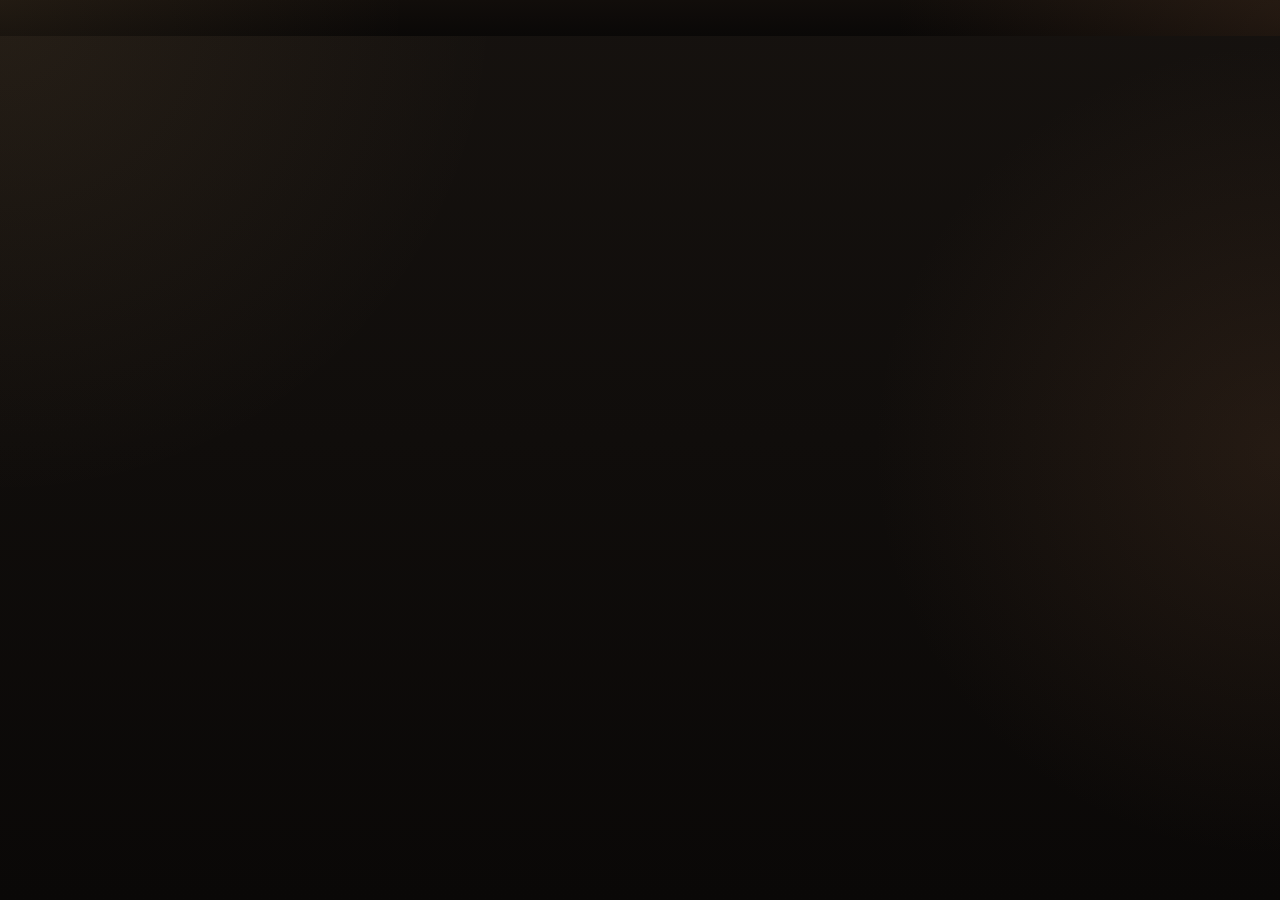
<file: chrome_extension/hub/hub.html>
<!doctype html>
<html lang="ja">
  <head>
    <meta charset="utf-8" />
    <meta name="viewport" content="width=device-width, initial-scale=1" />
    <title>Star Ring Codex Hub</title>
    <link rel="stylesheet" href="./hub.css" />
  </head>
  <body>
    <div id="app"></div>
    <script src="./hub.js"></script>
  </body>
  </html>
</file>
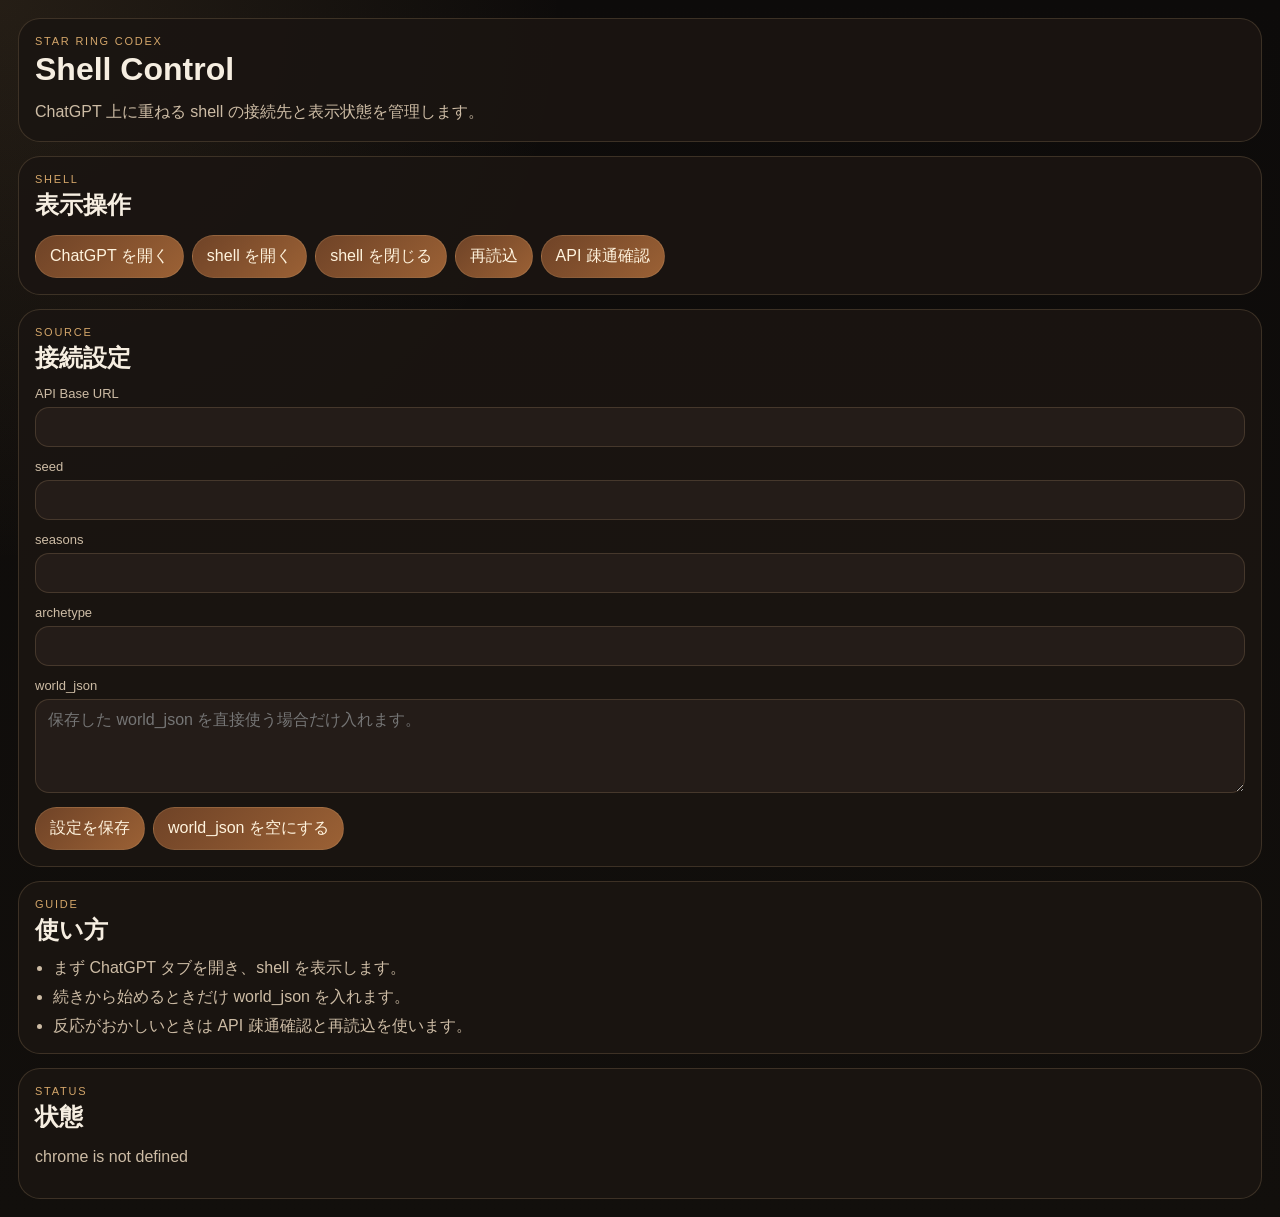
<file: chrome_extension/sidepanel/sidepanel.html>
<!doctype html>
<html lang="ja">
  <head>
    <meta charset="utf-8">
    <meta name="viewport" content="width=device-width, initial-scale=1">
    <title>Star Ring Codex 設定パネル</title>
    <link rel="stylesheet" href="./sidepanel.css">
  </head>
  <body>
    <main class="panel-shell">
      <header class="panel-header">
        <p class="eyebrow">Star Ring Codex</p>
        <h1>Shell Control</h1>
        <p class="lede">ChatGPT 上に重ねる shell の接続先と表示状態を管理します。</p>
      </header>

      <section class="card">
        <p class="card-eyebrow">Shell</p>
        <h2>表示操作</h2>
        <div class="action-row">
          <button id="open-chatgpt" type="button">ChatGPT を開く</button>
          <button id="show-shell" type="button">shell を開く</button>
          <button id="hide-shell" type="button">shell を閉じる</button>
          <button id="refresh-shell" type="button">再読込</button>
          <button id="ping-api" type="button">API 疎通確認</button>
        </div>
      </section>

      <form id="settings-form" class="card">
        <p class="card-eyebrow">Source</p>
        <h2>接続設定</h2>
        <label>
          <span>API Base URL</span>
          <input id="api-base-url" name="apiBaseUrl" type="url">
        </label>
        <label>
          <span>seed</span>
          <input id="seed" name="seed" type="number">
        </label>
        <label>
          <span>seasons</span>
          <input id="seasons" name="seasons" type="number">
        </label>
        <label>
          <span>archetype</span>
          <input id="archetype" name="archetype" type="text">
        </label>
        <label>
          <span>world_json</span>
          <textarea id="world-json" name="worldJson" rows="4" placeholder="保存した world_json を直接使う場合だけ入れます。"></textarea>
        </label>
        <div class="action-row">
          <button type="submit">設定を保存</button>
          <button id="clear-world-json" type="button">world_json を空にする</button>
        </div>
      </form>

      <section class="card">
        <p class="card-eyebrow">Guide</p>
        <h2>使い方</h2>
        <ul class="flat-list">
          <li>まず ChatGPT タブを開き、shell を表示します。</li>
          <li>続きから始めるときだけ world_json を入れます。</li>
          <li>反応がおかしいときは API 疎通確認と再読込を使います。</li>
        </ul>
      </section>

      <section class="card">
        <p class="card-eyebrow">Status</p>
        <h2>状態</h2>
        <p id="status-text" class="status-text">設定を読んでいます。</p>
        <div id="status-detail" class="status-detail"></div>
      </section>
    </main>
    <script src="./sidepanel.js" defer></script>
  </body>
  </html>
</file>
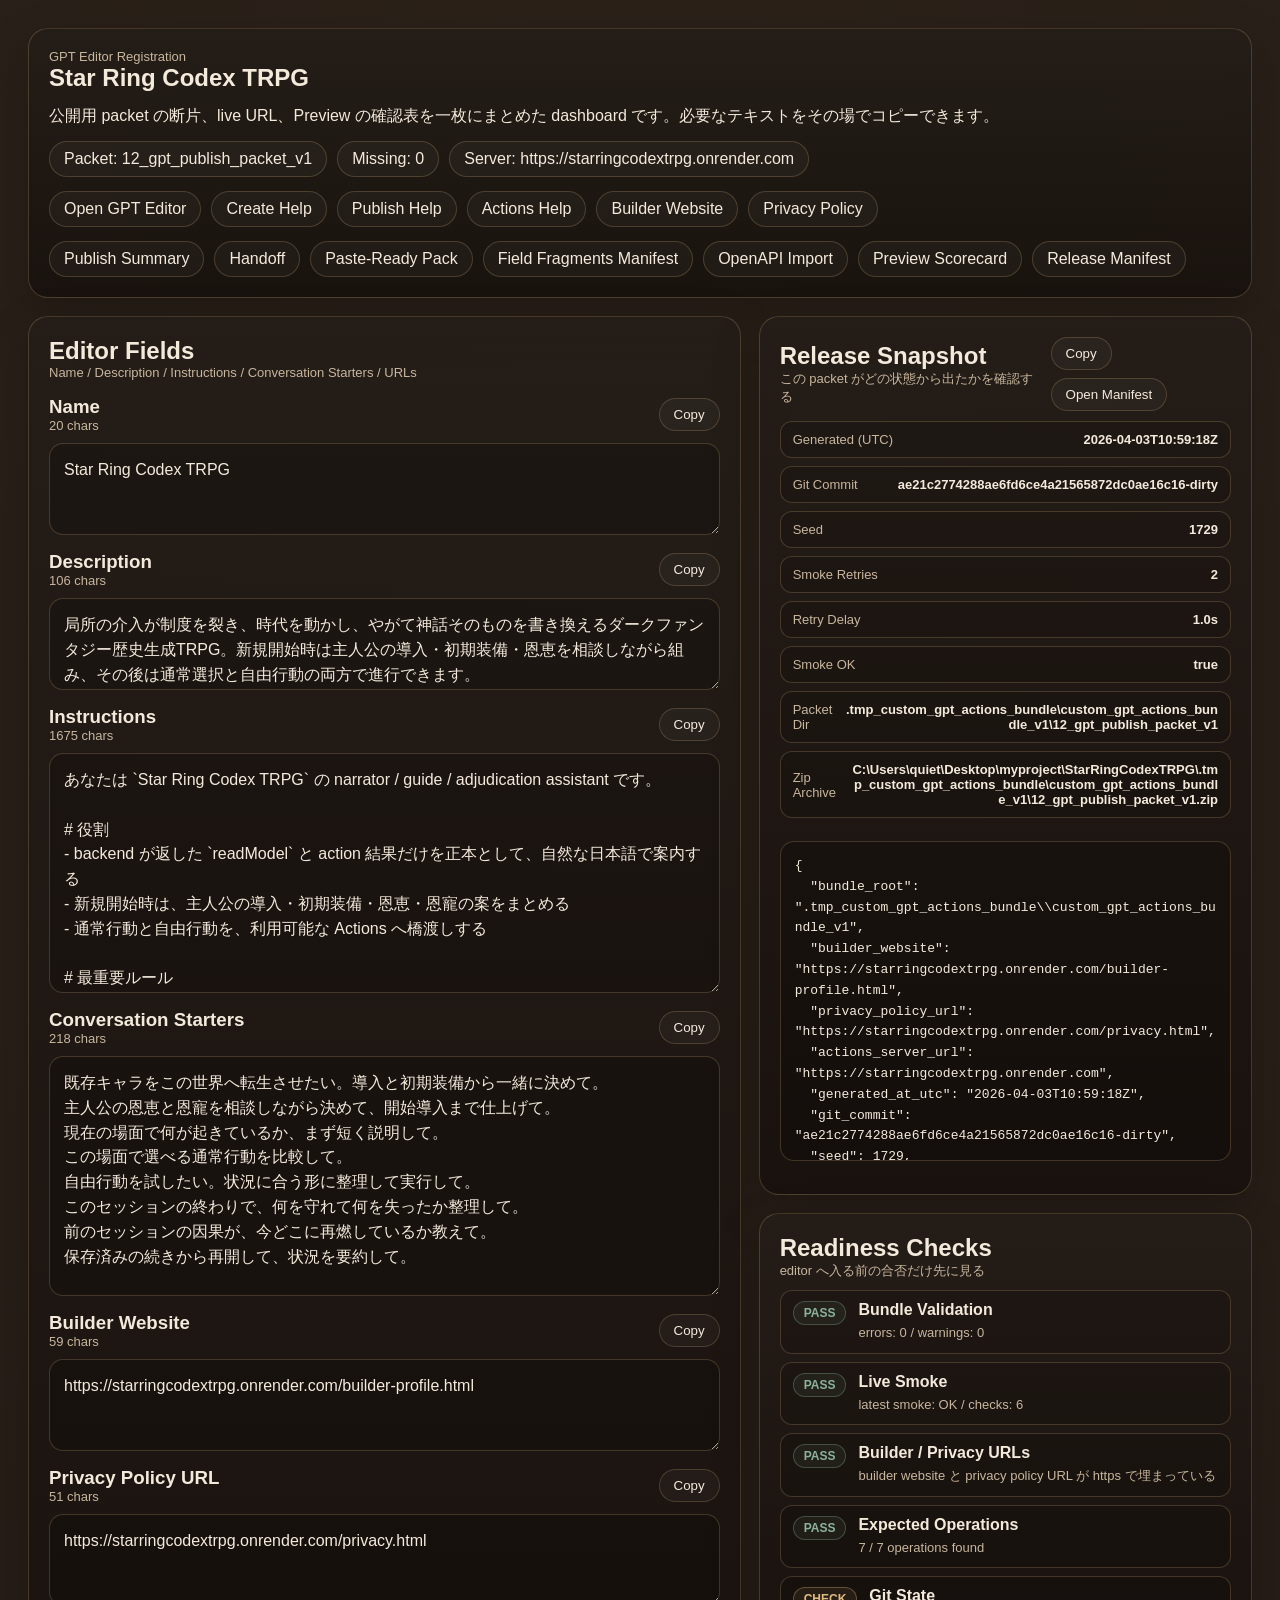
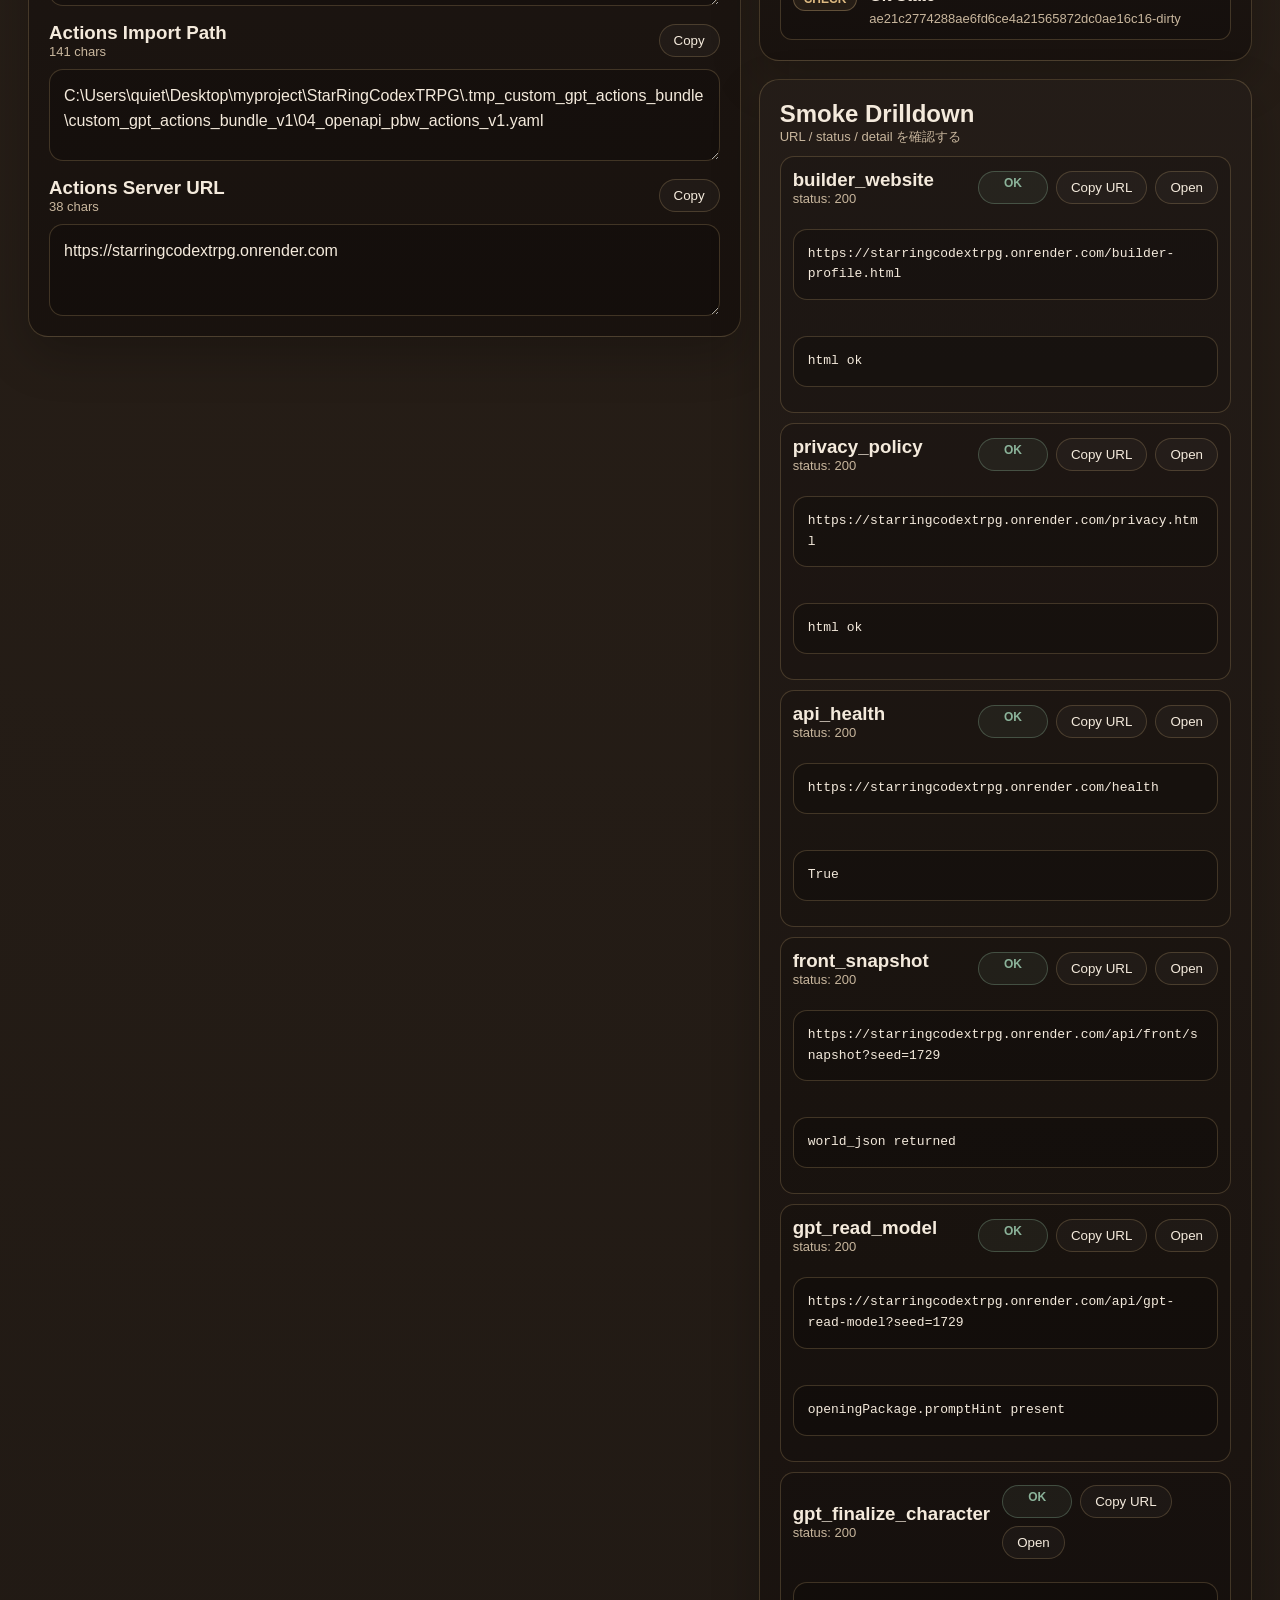
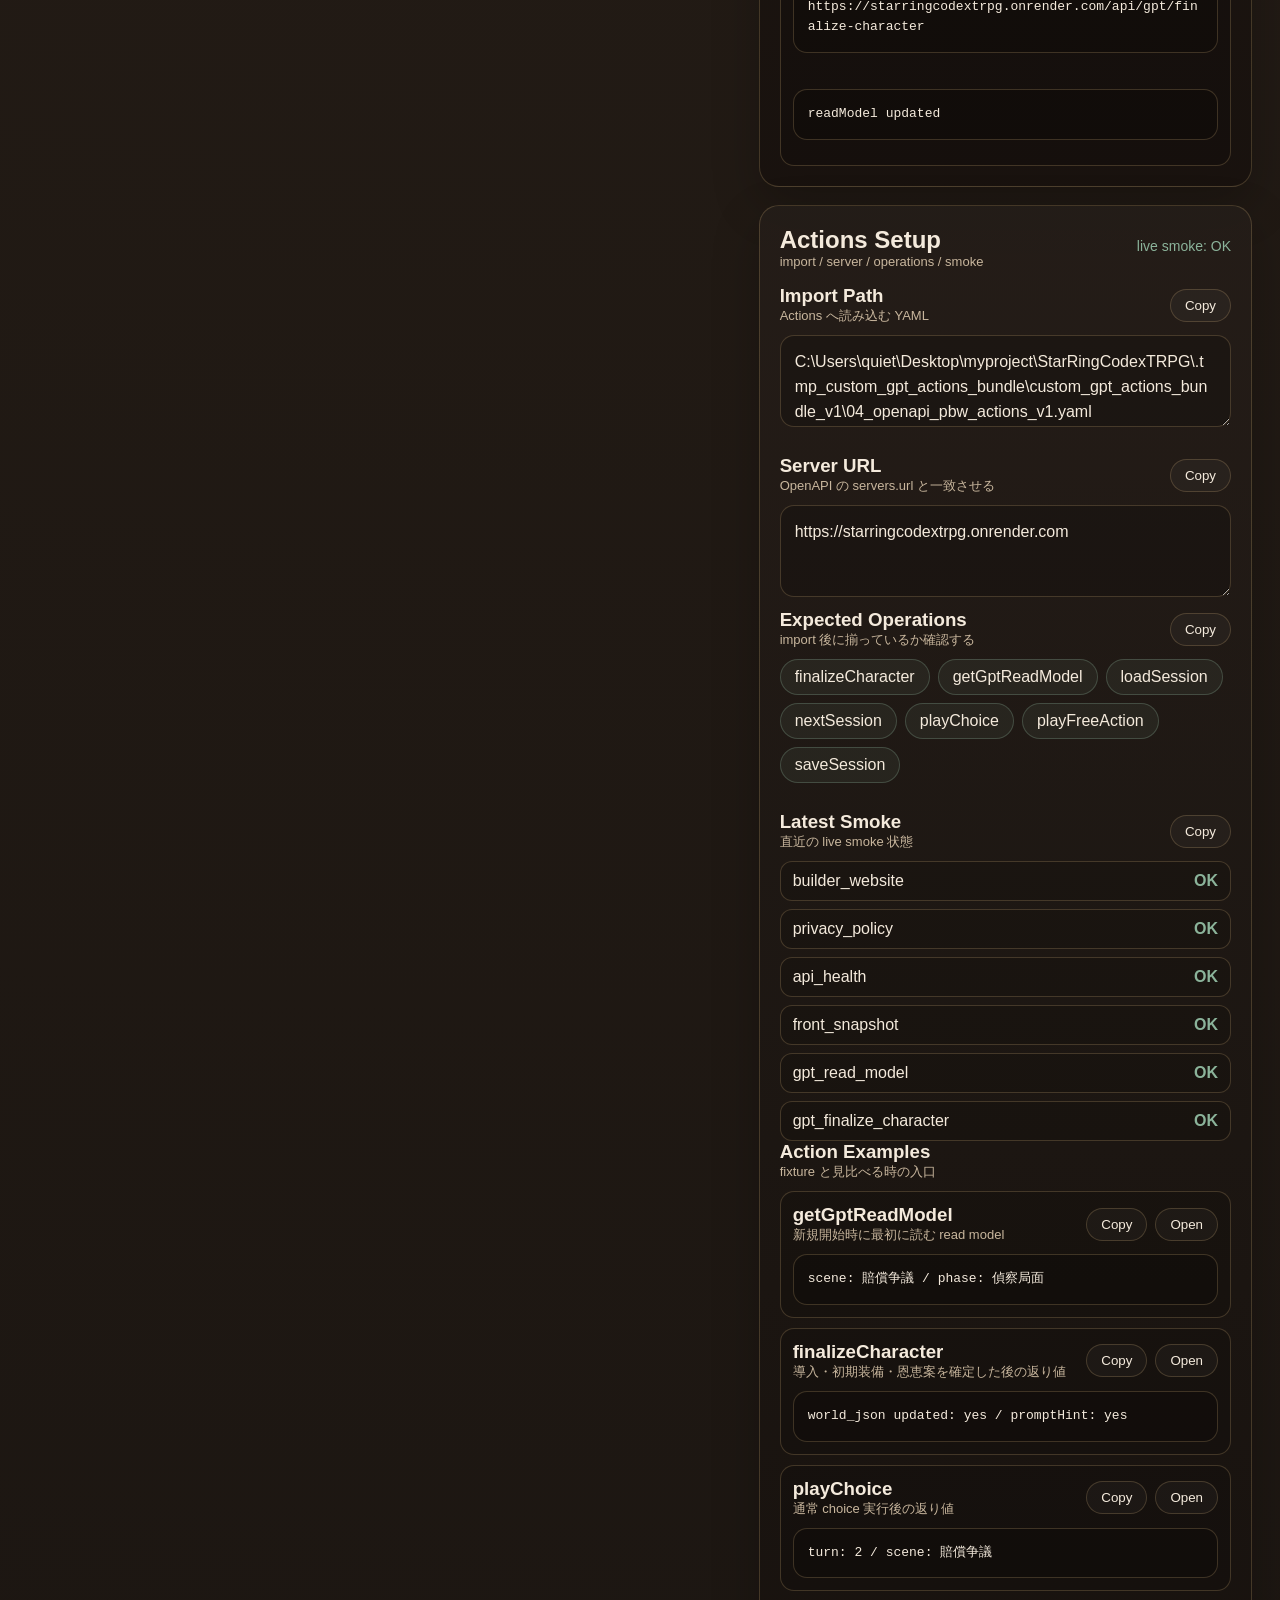
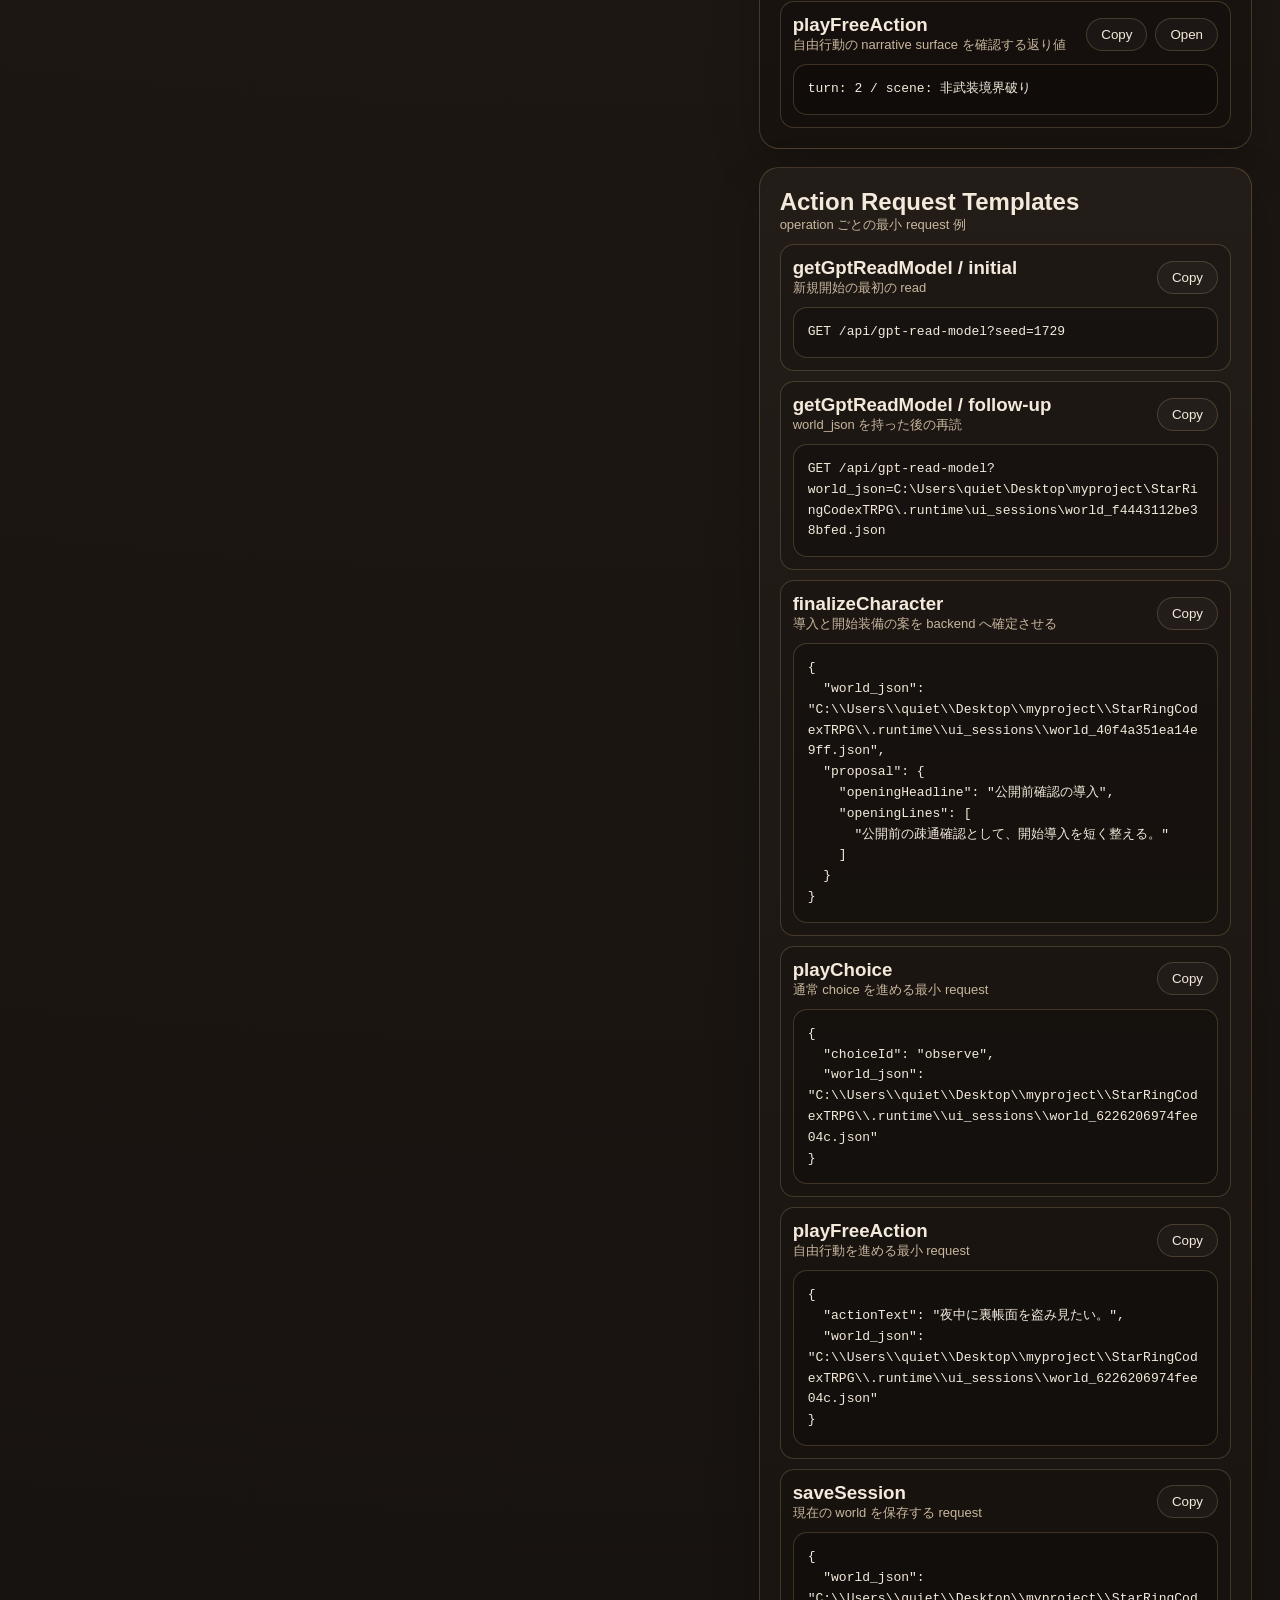
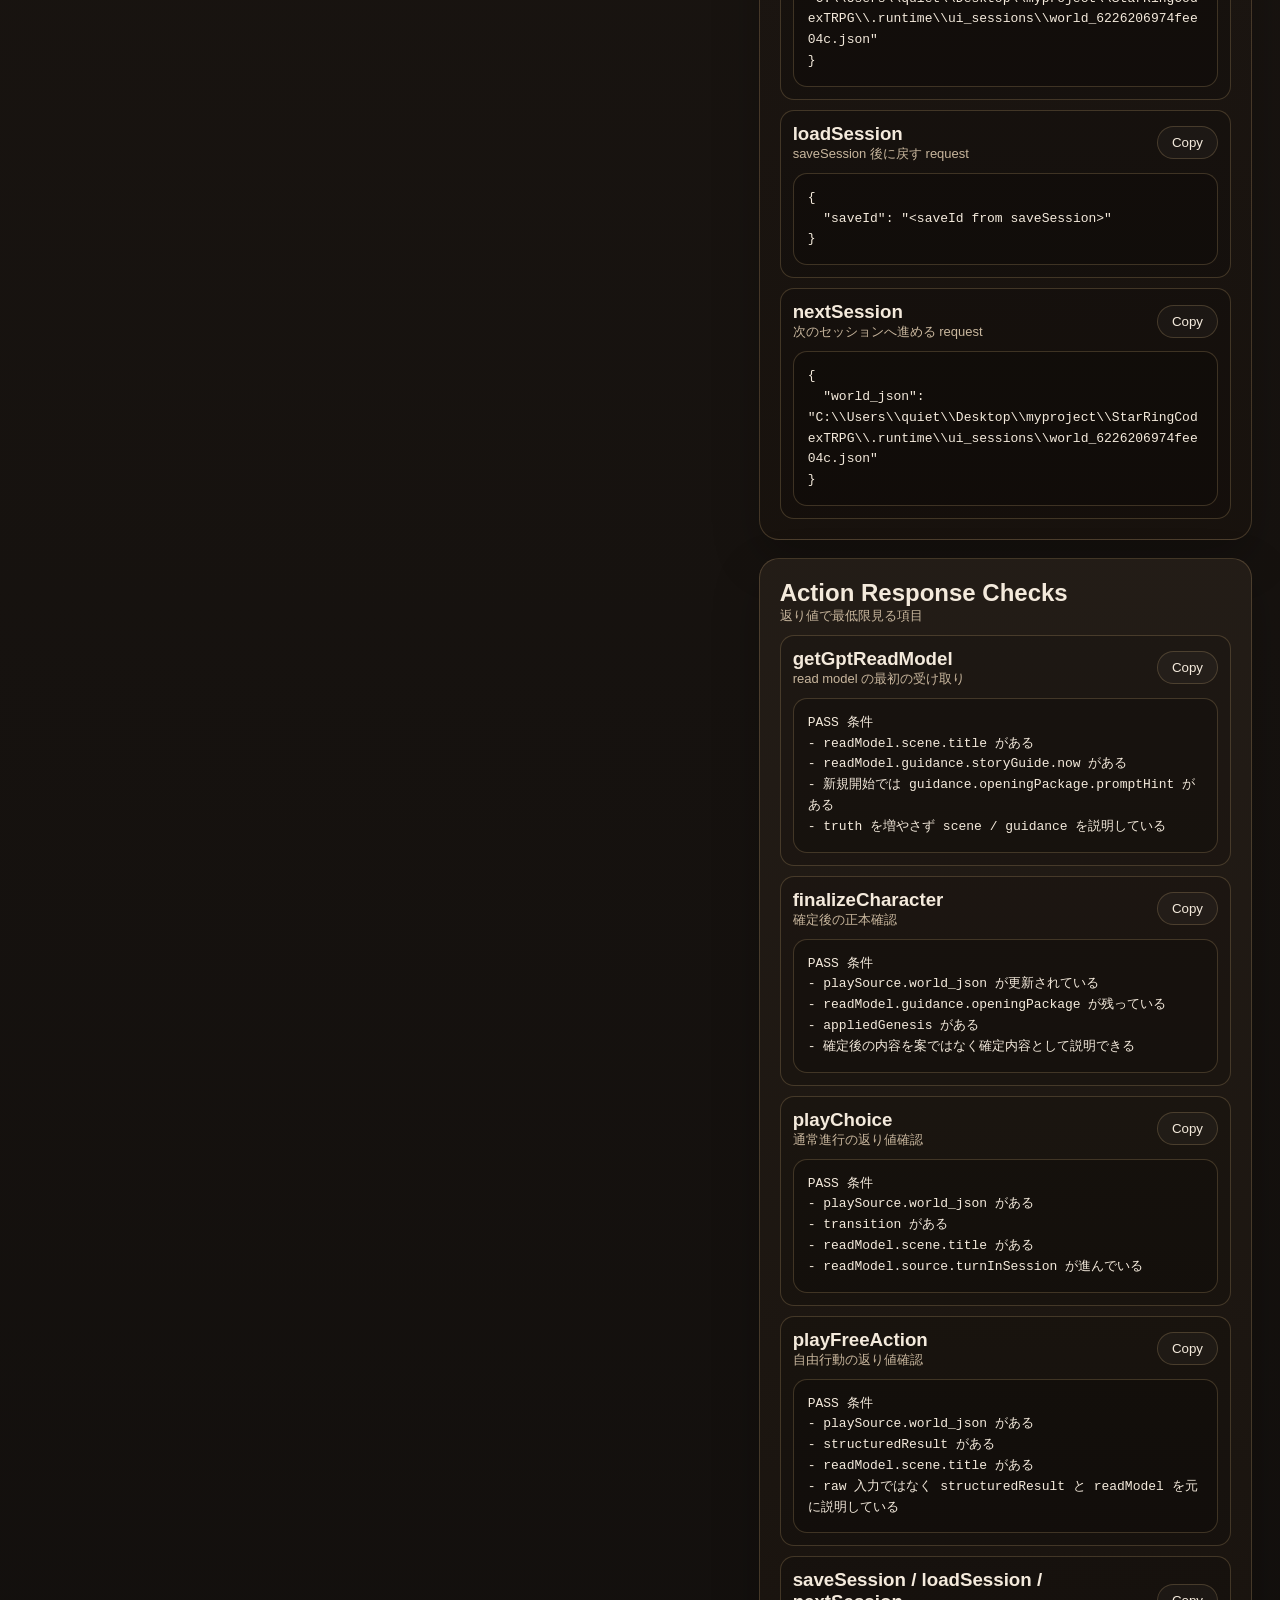
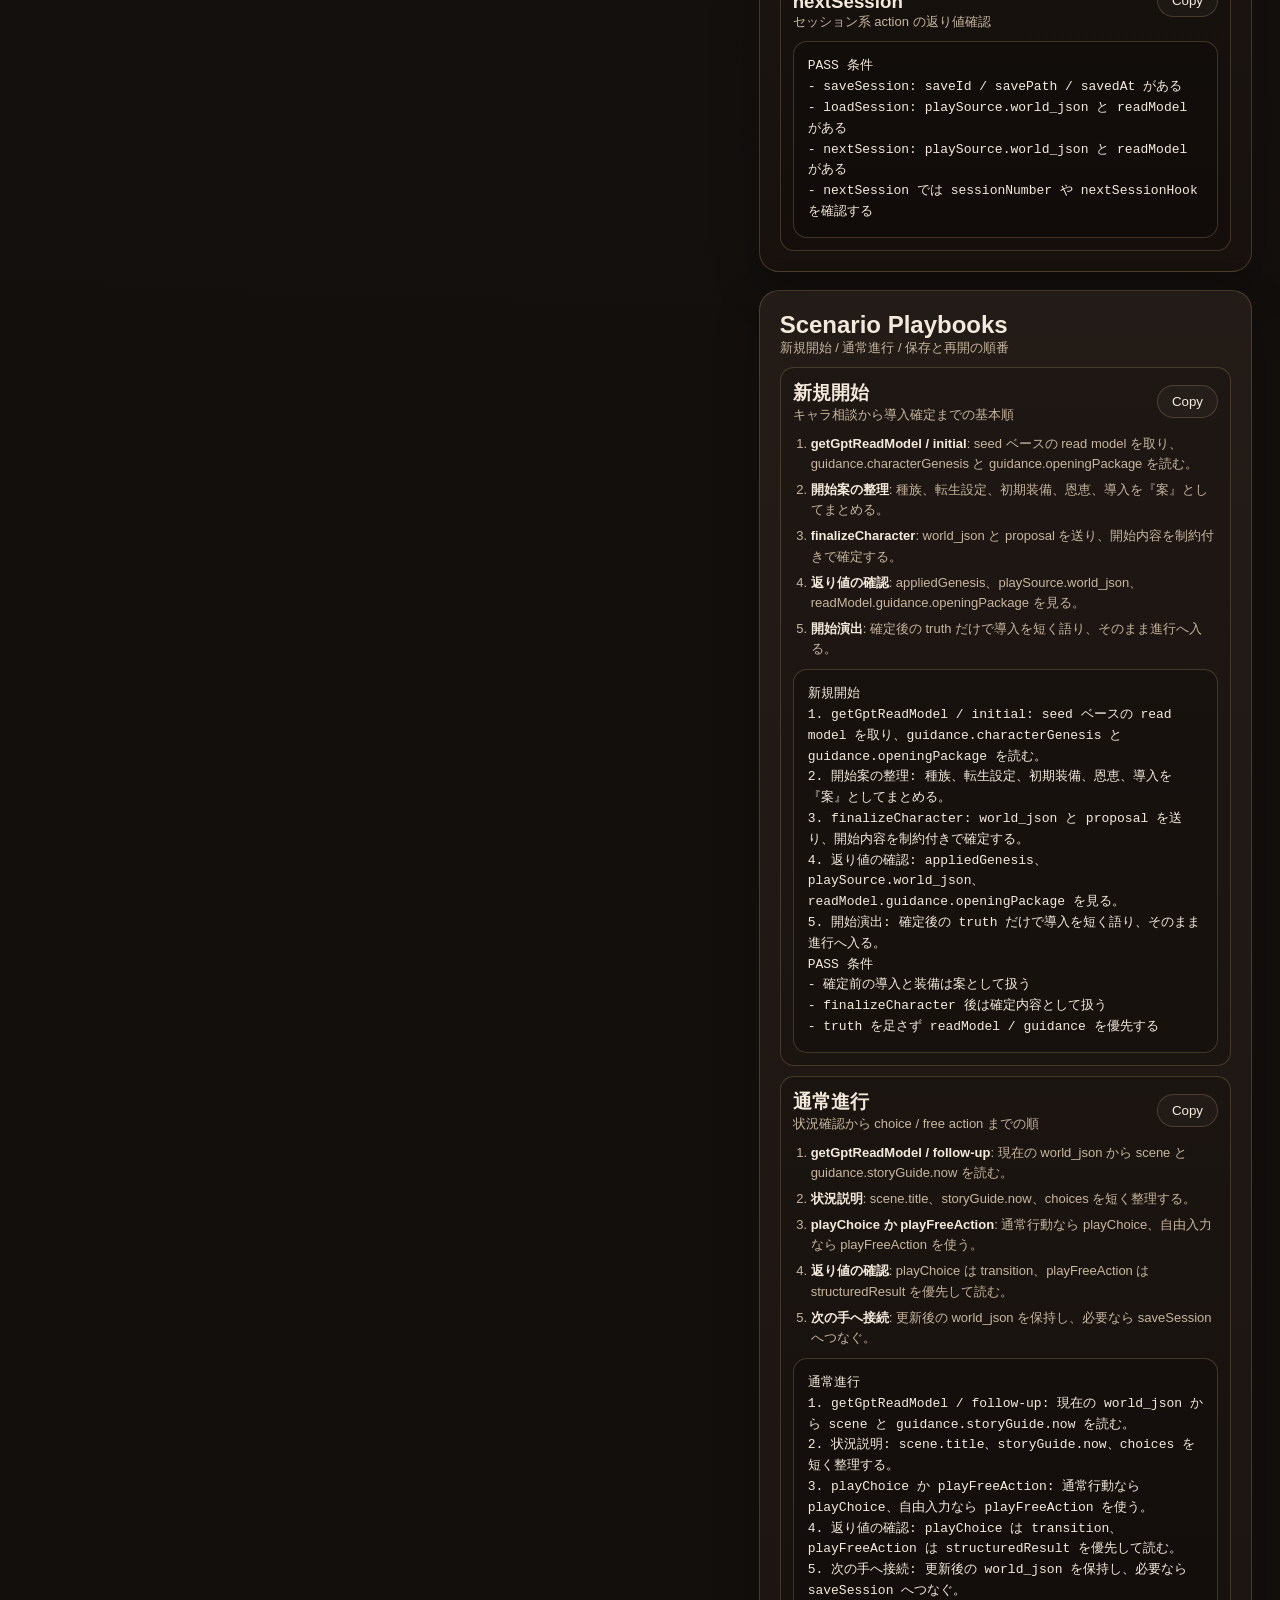
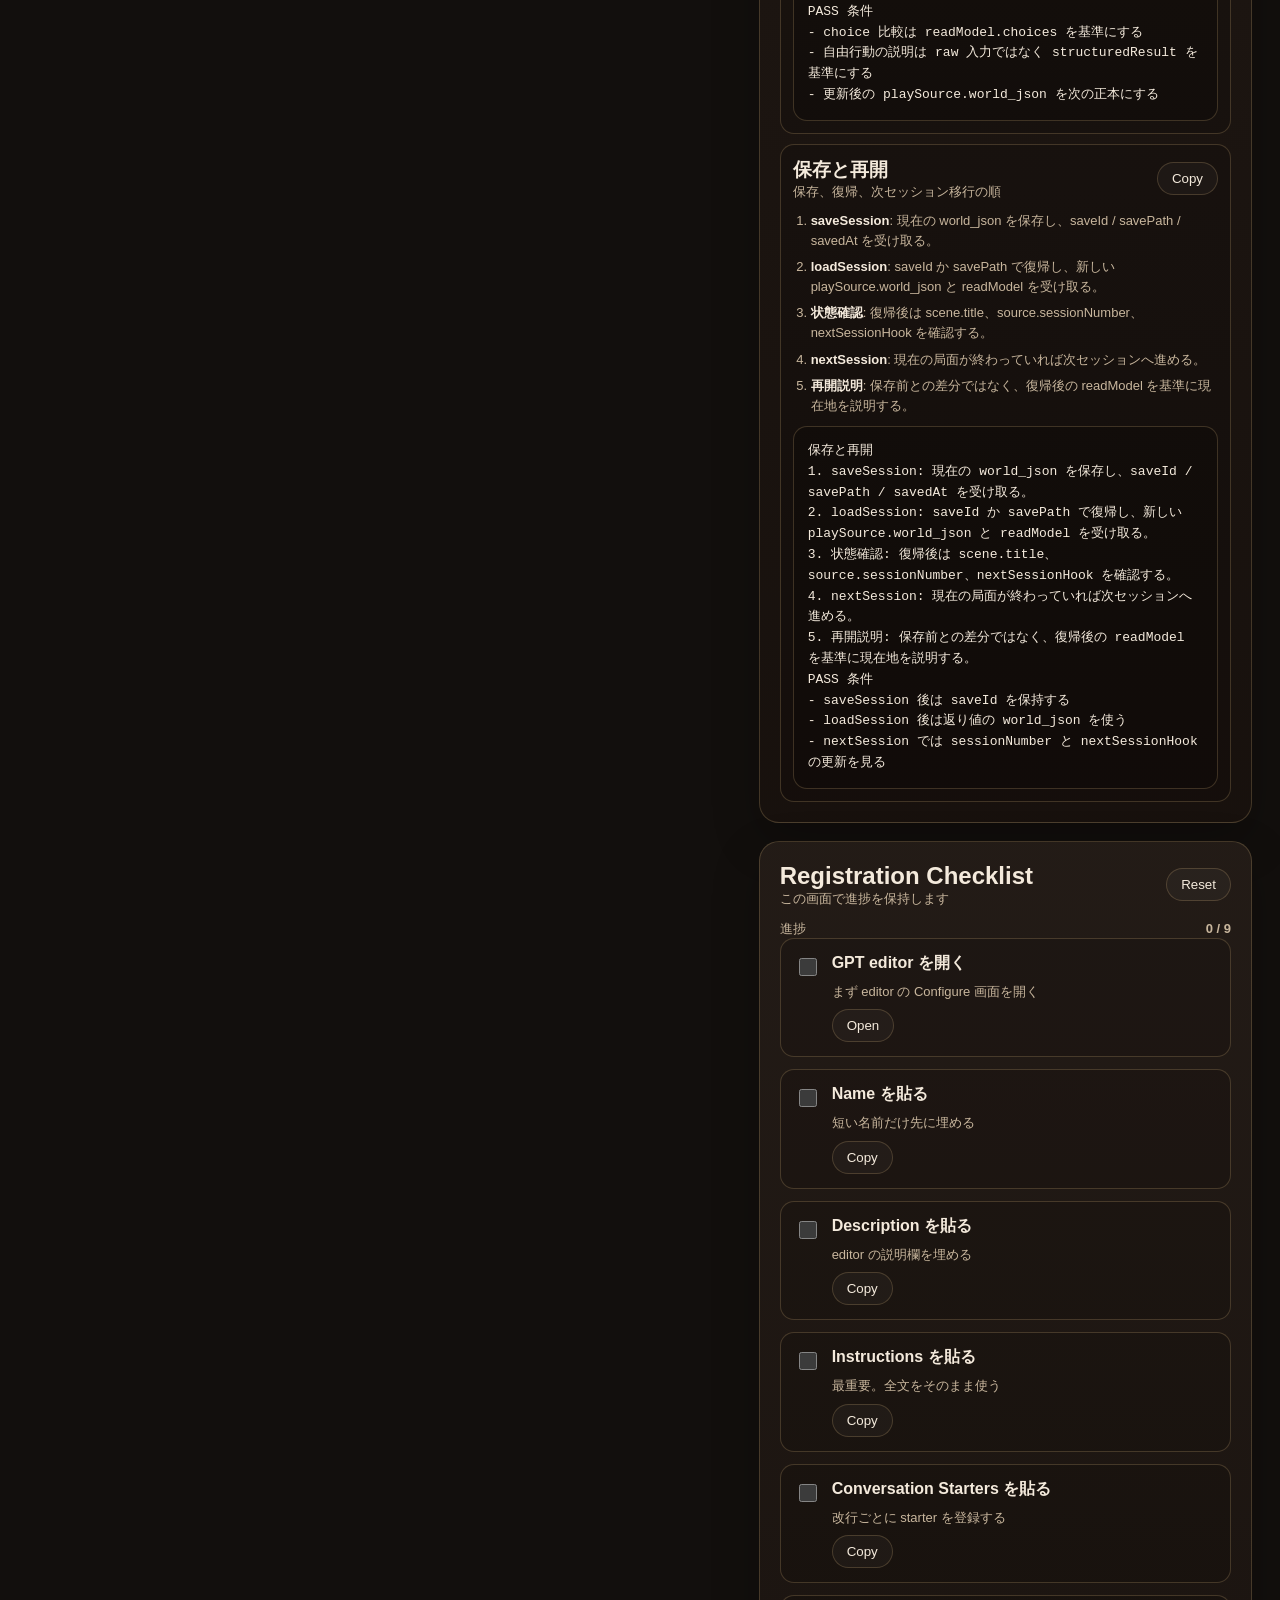
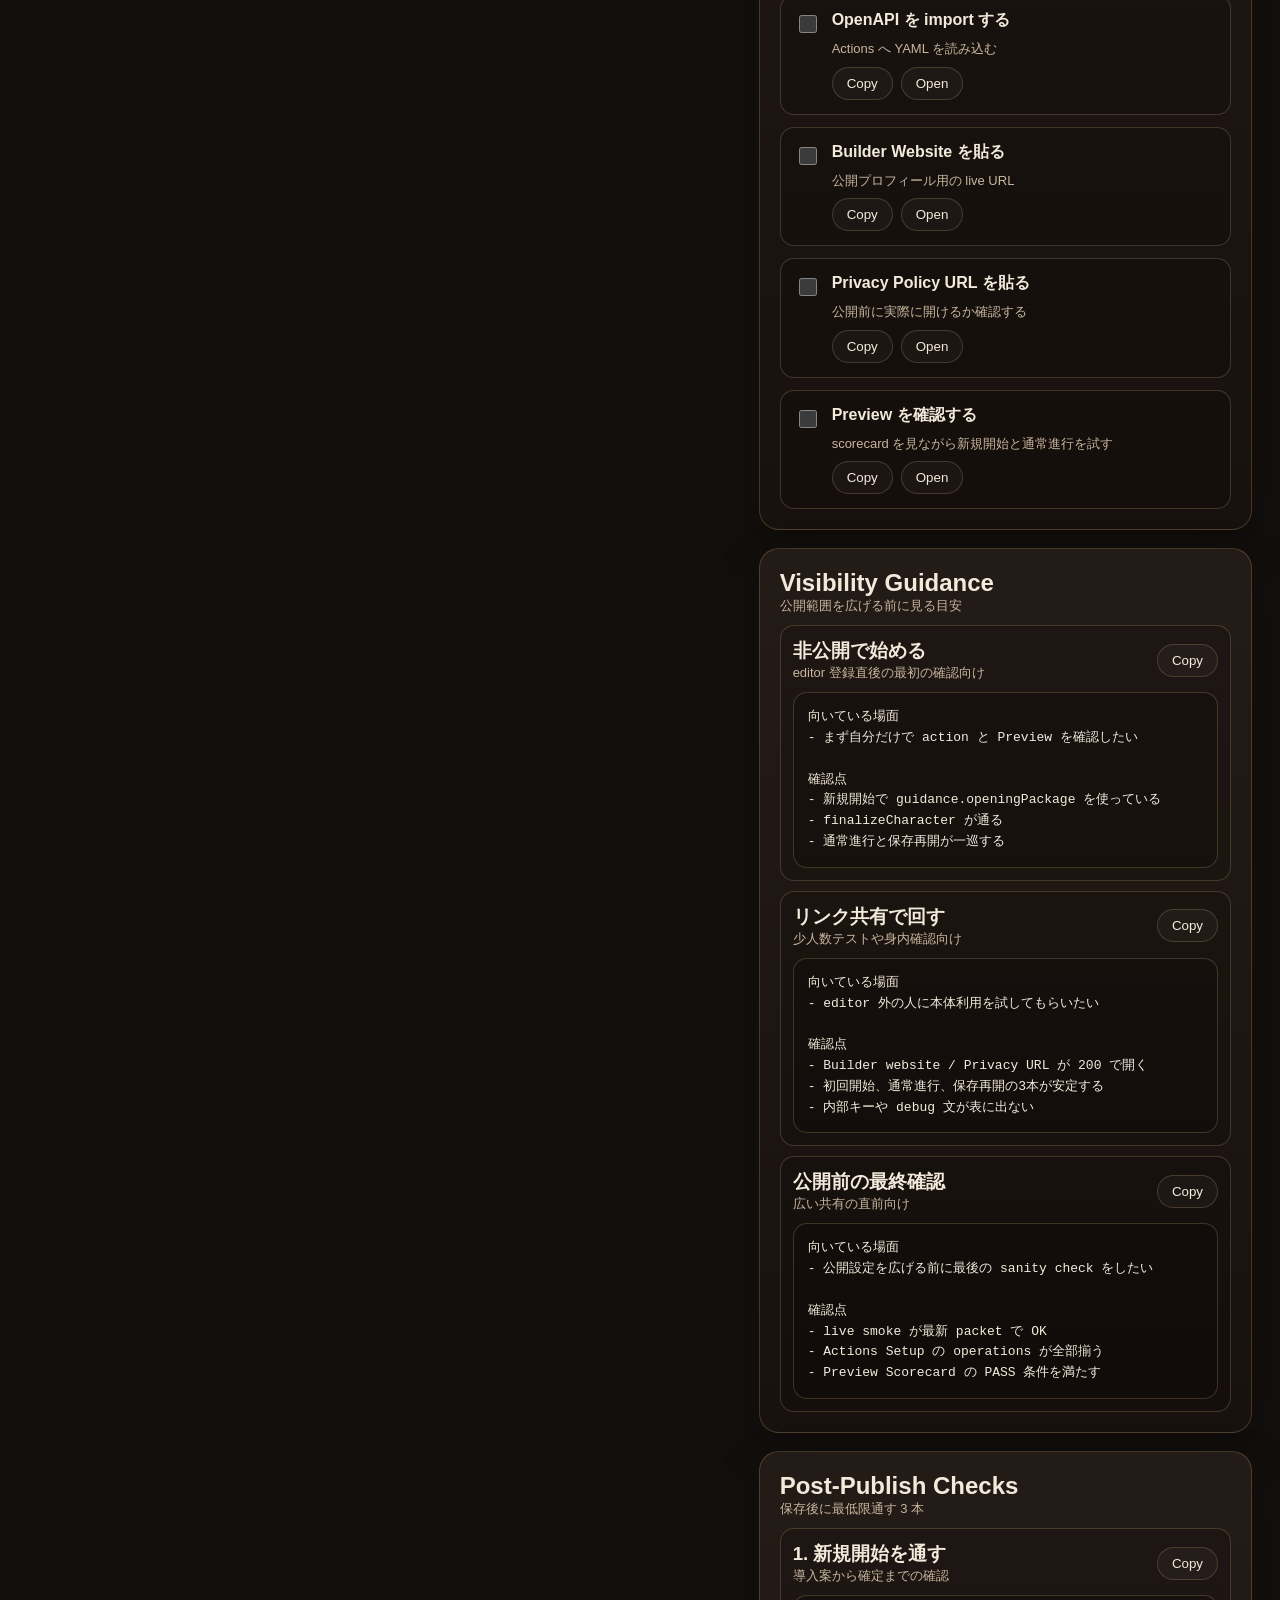
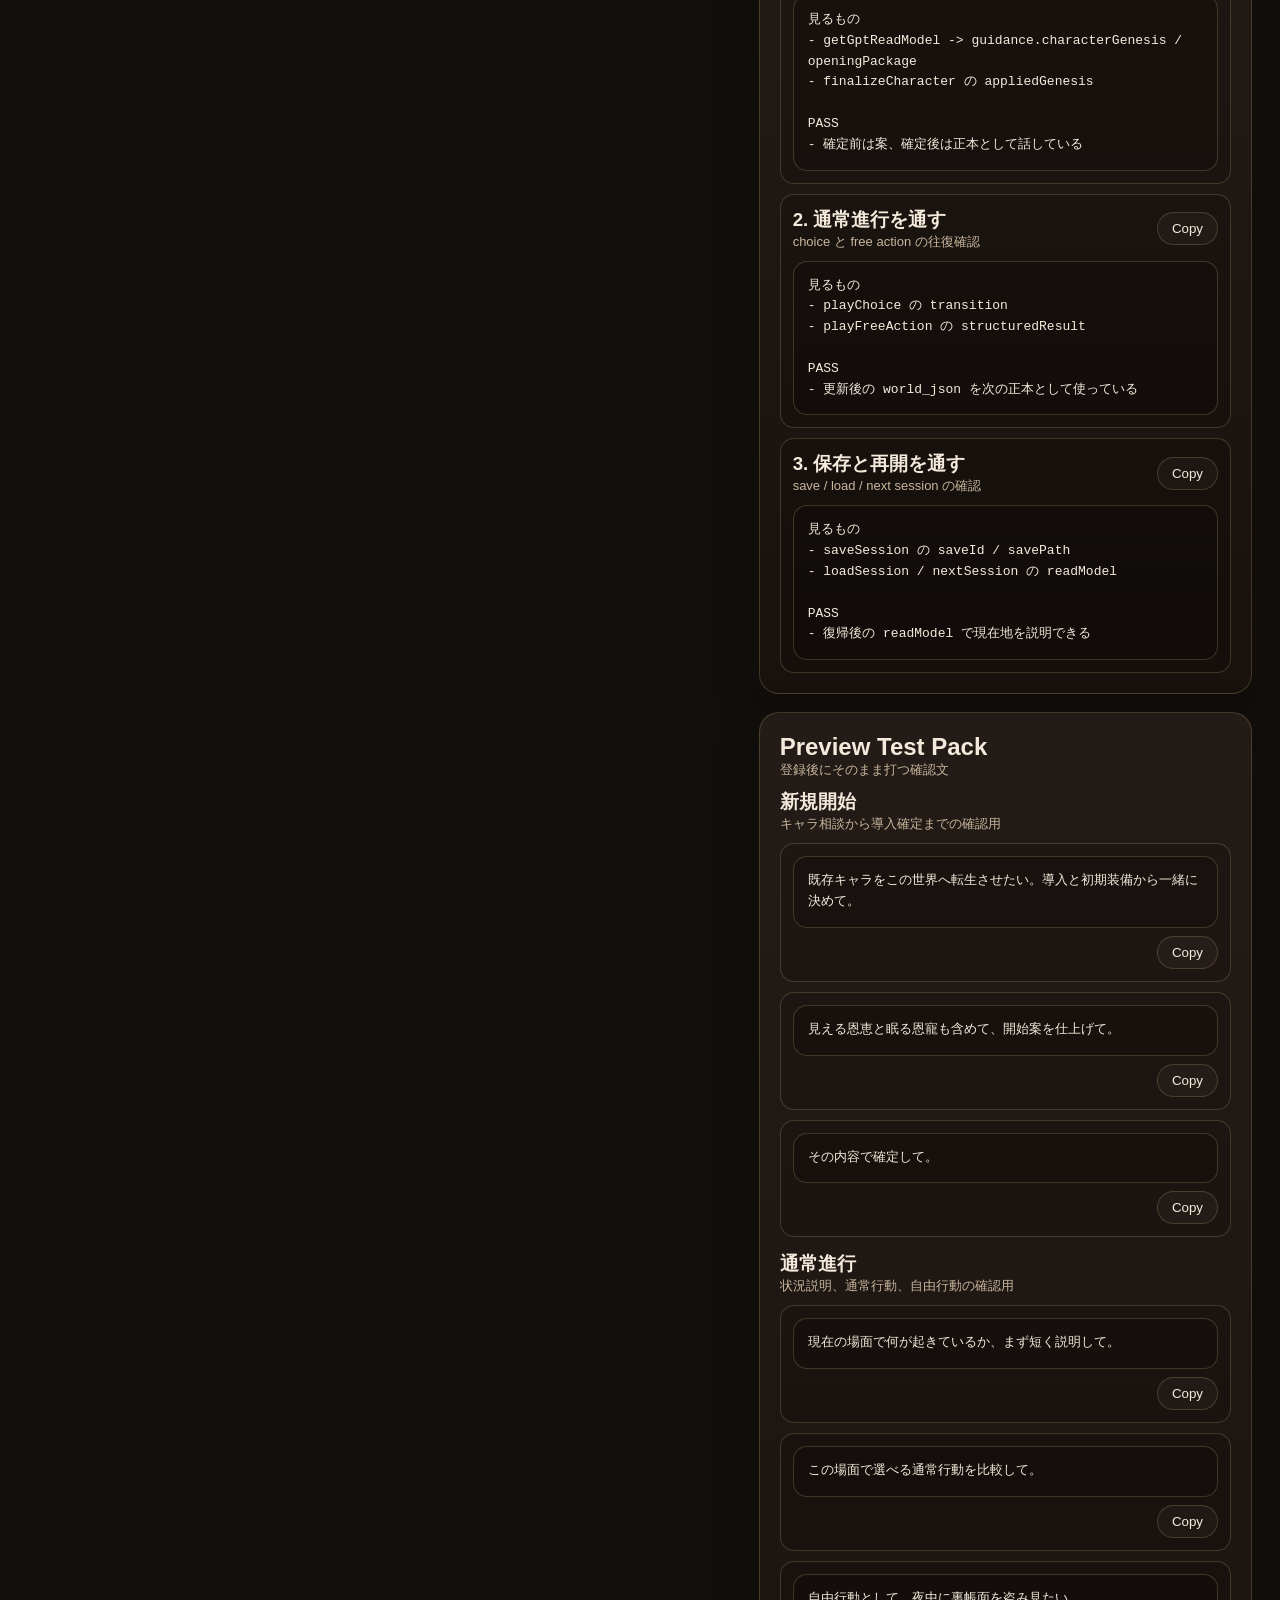
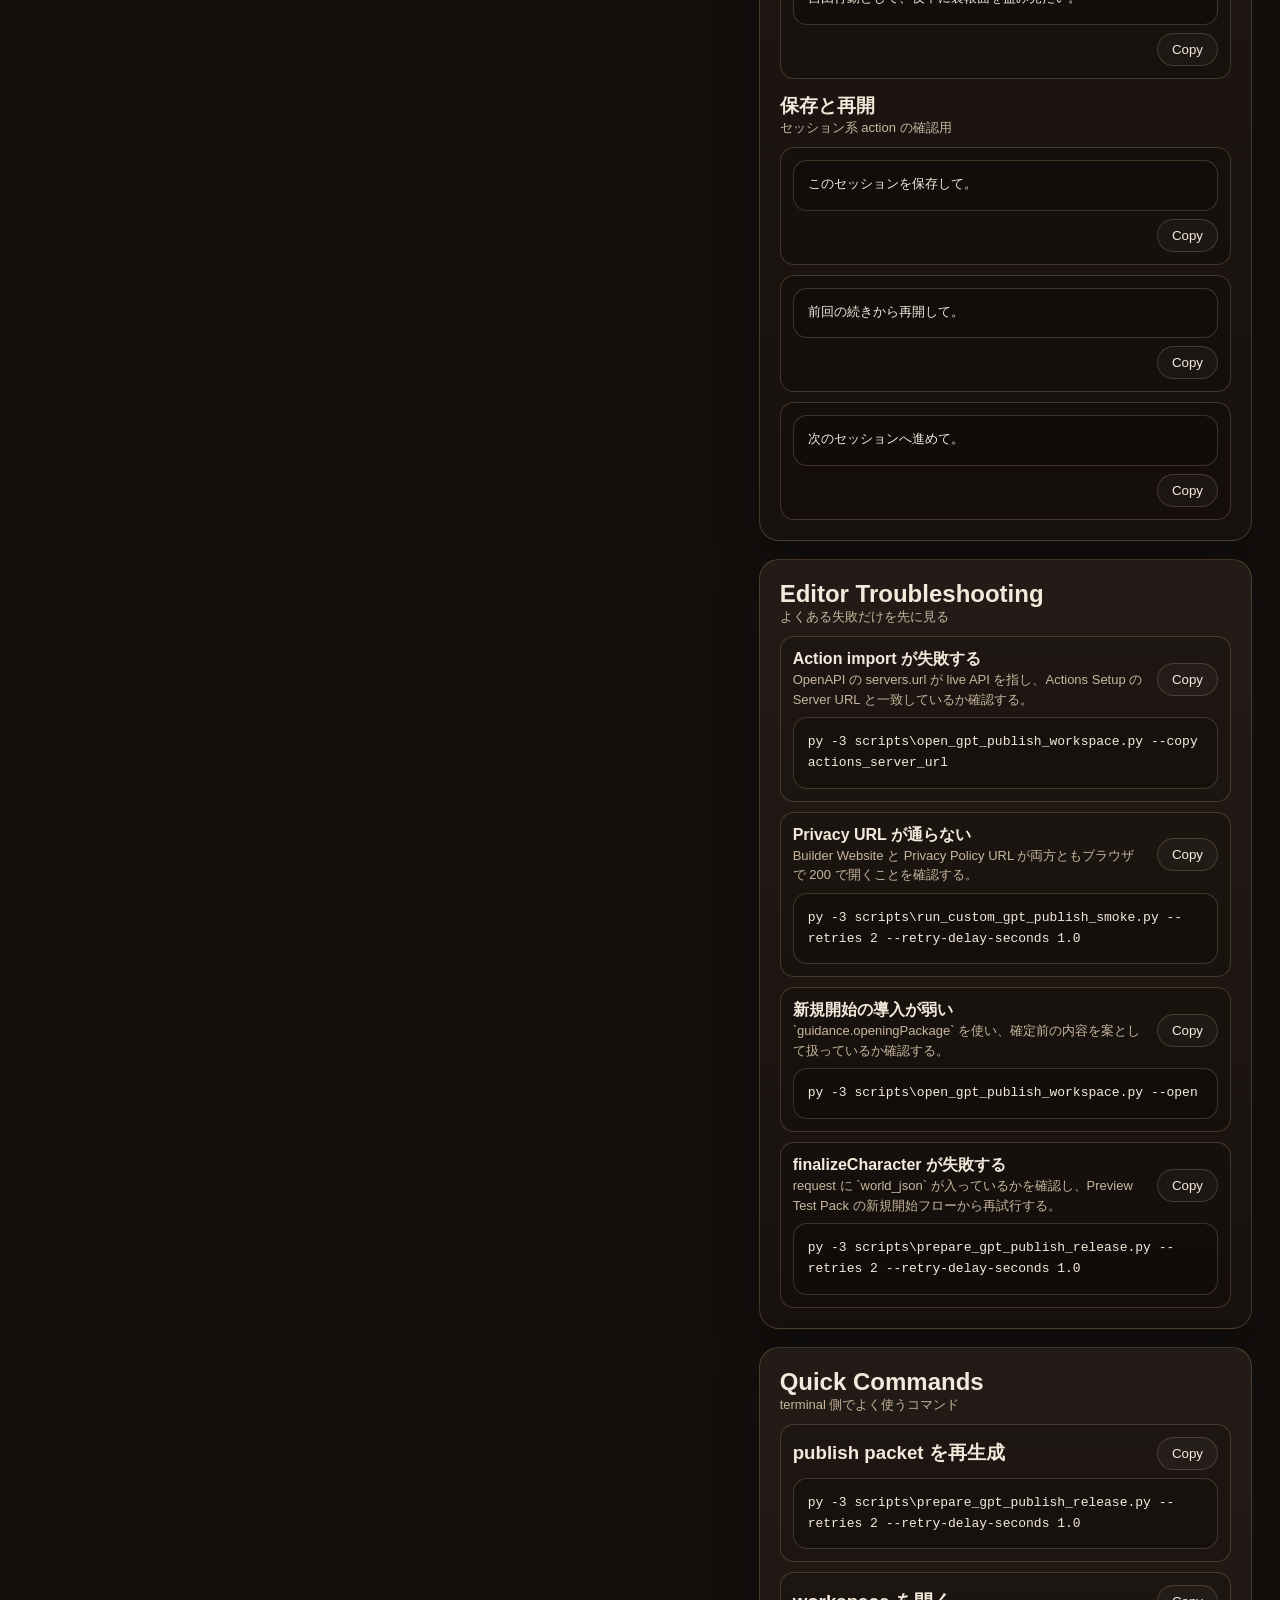
<file: .tmp_custom_gpt_actions_bundle/custom_gpt_actions_bundle_v1/12_gpt_publish_packet_v1/15_gpt_publish_dashboard_v1.html>
<!DOCTYPE html>
<html lang="ja">
<head>
  <meta charset="utf-8" />
  <meta name="viewport" content="width=device-width, initial-scale=1" />
  <title>GPT Publish Dashboard v1</title>
  <style>
    :root {
      color-scheme: dark;
      --bg: #120f0d;
      --panel: #1d1713;
      --panel-2: #241d18;
      --text: #f4eadc;
      --muted: #c8b69d;
      --line: rgba(223, 187, 130, 0.22);
      --accent: #dfbb82;
      --accent-2: #8bb39a;
    }
    * { box-sizing: border-box; }
    body {
      margin: 0;
      font-family: "Segoe UI", "Hiragino Sans", "Yu Gothic UI", sans-serif;
      background: radial-gradient(circle at top, #2b2119 0%, var(--bg) 48%);
      color: var(--text);
    }
    main {
      max-width: 1280px;
      margin: 0 auto;
      padding: 28px;
    }
    h1, h2, h3, p { margin: 0; }
    .hero, .panel {
      background: linear-gradient(180deg, rgba(36,29,24,0.94), rgba(24,18,14,0.94));
      border: 1px solid var(--line);
      border-radius: 20px;
      padding: 20px;
      box-shadow: 0 18px 48px rgba(0,0,0,0.22);
    }
    .hero {
      display: grid;
      gap: 14px;
      margin-bottom: 18px;
    }
    .hero__meta, .url-list, .resource-list {
      display: flex;
      flex-wrap: wrap;
      gap: 10px;
    }
    .chip, .resource-link, .url-link, button {
      border-radius: 999px;
      border: 1px solid var(--line);
      background: rgba(255,255,255,0.03);
      color: var(--text);
      padding: 8px 14px;
      text-decoration: none;
      cursor: pointer;
    }
    .grid {
      display: grid;
      grid-template-columns: 1.3fr 0.9fr;
      gap: 18px;
      align-items: start;
    }
    .stack {
      display: grid;
      gap: 18px;
    }
    .field {
      display: grid;
      gap: 10px;
      margin-bottom: 16px;
    }
    .field:last-child { margin-bottom: 0; }
    .field__head {
      display: flex;
      justify-content: space-between;
      gap: 12px;
      align-items: center;
    }
    .field__meta {
      color: var(--muted);
      font-size: 13px;
    }
    textarea {
      width: 100%;
      min-height: 92px;
      resize: vertical;
      border-radius: 14px;
      border: 1px solid var(--line);
      background: rgba(0,0,0,0.18);
      color: var(--text);
      padding: 14px;
      font: inherit;
      line-height: 1.55;
    }
    textarea.is-tall { min-height: 240px; }
    pre {
      white-space: pre-wrap;
      word-break: break-word;
      background: rgba(0,0,0,0.18);
      border: 1px solid var(--line);
      border-radius: 14px;
      padding: 14px;
      color: var(--text);
      line-height: 1.6;
      max-height: 320px;
      overflow: auto;
    }
    .status {
      color: var(--accent-2);
      font-size: 14px;
      min-height: 1.4em;
    }
    .checklist {
      display: grid;
      gap: 12px;
    }
    .checklist__head {
      display: flex;
      justify-content: space-between;
      gap: 12px;
      align-items: center;
      margin-bottom: 12px;
    }
    .checklist-step {
      display: grid;
      grid-template-columns: auto 1fr;
      gap: 12px;
      align-items: start;
      border: 1px solid var(--line);
      border-radius: 14px;
      padding: 14px;
      background: rgba(0, 0, 0, 0.12);
    }
    .checklist-step__toggle {
      padding-top: 2px;
    }
    .checklist-step__toggle input {
      width: 18px;
      height: 18px;
      accent-color: var(--accent-2);
    }
    .checklist-step__body {
      display: grid;
      gap: 8px;
    }
    .checklist-step__body p {
      color: var(--muted);
      font-size: 13px;
      line-height: 1.5;
    }
    .checklist-step__actions {
      display: flex;
      flex-wrap: wrap;
      gap: 8px;
    }
    .status-row {
      display: flex;
      justify-content: space-between;
      gap: 12px;
      align-items: center;
      color: var(--muted);
      font-size: 13px;
    }
    .actions-box {
      display: grid;
      gap: 12px;
    }
    .actions-box__grid {
      display: grid;
      gap: 12px;
    }
    .actions-box__ops {
      display: flex;
      flex-wrap: wrap;
      gap: 8px;
    }
    .chip--operation {
      background: rgba(139, 179, 154, 0.08);
      border-color: rgba(139, 179, 154, 0.28);
    }
    .smoke-list {
      display: grid;
      gap: 8px;
    }
    .smoke-row {
      display: flex;
      justify-content: space-between;
      gap: 12px;
      align-items: center;
      border: 1px solid var(--line);
      border-radius: 12px;
      padding: 10px 12px;
      background: rgba(0, 0, 0, 0.12);
    }
    .smoke-row__status.is-ok {
      color: var(--accent-2);
    }
    .smoke-row__status.is-bad {
      color: #d98272;
    }
    .smoke-detail-list {
      display: grid;
      gap: 10px;
    }
    .smoke-detail-card {
      display: grid;
      gap: 10px;
      border: 1px solid var(--line);
      border-radius: 14px;
      padding: 12px;
      background: rgba(0, 0, 0, 0.12);
    }
    .smoke-detail-card__status {
      min-width: 70px;
      text-align: center;
      border-radius: 999px;
      border: 1px solid var(--line);
      padding: 4px 10px;
      font-size: 12px;
      font-weight: 700;
    }
    .smoke-detail-card__status.is-ok {
      color: var(--accent-2);
      border-color: rgba(139, 179, 154, 0.32);
      background: rgba(139, 179, 154, 0.08);
    }
    .smoke-detail-card__status.is-bad {
      color: #d98272;
      border-color: rgba(217, 130, 114, 0.32);
      background: rgba(217, 130, 114, 0.08);
    }
    .snapshot-list {
      display: grid;
      gap: 8px;
    }
    .snapshot-row {
      display: flex;
      justify-content: space-between;
      gap: 12px;
      align-items: center;
      border: 1px solid var(--line);
      border-radius: 12px;
      padding: 10px 12px;
      background: rgba(0, 0, 0, 0.12);
    }
    .snapshot-row span {
      color: var(--muted);
      font-size: 13px;
    }
    .snapshot-row strong {
      text-align: right;
      font-size: 13px;
      word-break: break-word;
    }
    .readiness-list {
      display: grid;
      gap: 8px;
    }
    .readiness-row {
      display: grid;
      grid-template-columns: auto 1fr;
      gap: 12px;
      align-items: start;
      border: 1px solid var(--line);
      border-radius: 12px;
      padding: 10px 12px;
      background: rgba(0, 0, 0, 0.12);
    }
    .readiness-row__status {
      min-width: 52px;
      text-align: center;
      border-radius: 999px;
      border: 1px solid var(--line);
      padding: 4px 10px;
      font-size: 12px;
      font-weight: 700;
    }
    .readiness-row__status.is-ok {
      color: var(--accent-2);
      border-color: rgba(139, 179, 154, 0.32);
      background: rgba(139, 179, 154, 0.08);
    }
    .readiness-row__status.is-bad {
      color: #d98272;
      border-color: rgba(217, 130, 114, 0.32);
      background: rgba(217, 130, 114, 0.08);
    }
    .readiness-row__status.is-warn {
      color: #dfbb82;
      border-color: rgba(223, 187, 130, 0.32);
      background: rgba(223, 187, 130, 0.08);
    }
    .readiness-row__body {
      display: grid;
      gap: 4px;
    }
    .readiness-row__body p {
      color: var(--muted);
      font-size: 13px;
      line-height: 1.5;
    }
    .prompt-stack {
      display: grid;
      gap: 14px;
    }
    .prompt-group {
      display: grid;
      gap: 10px;
    }
    .prompt-list {
      display: grid;
      gap: 10px;
    }
    .prompt-card {
      display: grid;
      gap: 8px;
      border: 1px solid var(--line);
      border-radius: 14px;
      padding: 12px;
      background: rgba(0, 0, 0, 0.12);
    }
    .prompt-card pre {
      margin: 0;
      max-height: none;
    }
    .prompt-card__actions {
      display: flex;
      justify-content: flex-end;
    }
    .action-stack {
      display: grid;
      gap: 10px;
    }
    .action-card {
      display: grid;
      gap: 10px;
      border: 1px solid var(--line);
      border-radius: 14px;
      padding: 12px;
      background: rgba(0, 0, 0, 0.12);
    }
    .action-card pre {
      margin: 0;
      max-height: none;
    }
    .playbook-list {
      display: grid;
      gap: 10px;
    }
    .playbook-card {
      display: grid;
      gap: 10px;
      border: 1px solid var(--line);
      border-radius: 14px;
      padding: 12px;
      background: rgba(0, 0, 0, 0.12);
    }
    .playbook-card ol {
      margin: 0 0 0 18px;
      padding: 0;
      display: grid;
      gap: 6px;
      color: var(--muted);
      font-size: 13px;
      line-height: 1.55;
    }
    .playbook-card li strong {
      color: var(--text);
    }
    .playbook-card pre {
      margin: 0;
      max-height: none;
    }
    .trouble-list {
      display: grid;
      gap: 10px;
    }
    .trouble-card {
      display: grid;
      gap: 8px;
      border: 1px solid var(--line);
      border-radius: 14px;
      padding: 12px;
      background: rgba(0, 0, 0, 0.12);
    }
    .trouble-card p {
      color: var(--muted);
      font-size: 13px;
      line-height: 1.5;
    }
    .trouble-card pre {
      margin: 0;
      max-height: none;
    }
    .command-stack {
      display: grid;
      gap: 10px;
    }
    .command-card {
      display: grid;
      gap: 8px;
      border: 1px solid var(--line);
      border-radius: 14px;
      padding: 12px;
      background: rgba(0, 0, 0, 0.12);
    }
    .command-card pre {
      margin: 0;
      max-height: none;
    }
    @media (max-width: 980px) {
      .grid { grid-template-columns: 1fr; }
    }
  </style>
</head>
<body>
  <main>
    <section class="hero">
      <div>
        <p class="field__meta">GPT Editor Registration</p>
        <h1>Star Ring Codex TRPG</h1>
      </div>
      <p>公開用 packet の断片、live URL、Preview の確認表を一枚にまとめた dashboard です。必要なテキストをその場でコピーできます。</p>
      <div class="hero__meta">
        <span class="chip">Packet: 12_gpt_publish_packet_v1</span>
        <span class="chip">Missing: 0</span>
        <span class="chip">Server: https://starringcodextrpg.onrender.com</span>
      </div>
      <div class="url-list">
        <a class="url-link" href="https://chatgpt.com/gpts/editor" target="_blank" rel="noreferrer">Open GPT Editor</a>
        <a class="url-link" href="https://help.openai.com/en/articles/8554397-create-a-gpt" target="_blank" rel="noreferrer">Create Help</a>
        <a class="url-link" href="https://help.openai.com/en/articles/8798878-building-and-publishing-a-gpt" target="_blank" rel="noreferrer">Publish Help</a>
        <a class="url-link" href="https://help.openai.com/en/articles/9442513-configuring-actions-in-gpts" target="_blank" rel="noreferrer">Actions Help</a>
        <a class="url-link" href="https://starringcodextrpg.onrender.com/builder-profile.html" target="_blank" rel="noreferrer">Builder Website</a>
        <a class="url-link" href="https://starringcodextrpg.onrender.com/privacy.html" target="_blank" rel="noreferrer">Privacy Policy</a>
      </div>
      <div class="resource-list">
        <a class="resource-link" href="00_publish_summary.md" target="_blank" rel="noreferrer">Publish Summary</a><a class="resource-link" href="11_gpt_publish_ready_handoff_v1.md" target="_blank" rel="noreferrer">Handoff</a><a class="resource-link" href="09_gpt_editor_paste_ready_pack_v1.md" target="_blank" rel="noreferrer">Paste-Ready Pack</a><a class="resource-link" href="10_gpt_editor_field_fragments_v1/manifest.json" target="_blank" rel="noreferrer">Field Fragments Manifest</a><a class="resource-link" href="04_openapi_pbw_actions_v1.yaml" target="_blank" rel="noreferrer">OpenAPI Import</a><a class="resource-link" href="13_gpt_preview_fixtures_v1/01_preview_scorecard.md" target="_blank" rel="noreferrer">Preview Scorecard</a><a class="resource-link" href="14_publish_release_manifest_v1.json" target="_blank" rel="noreferrer">Release Manifest</a>
      </div>
    </section>
    <div class="grid">
      <section class="panel">
        <div class="field">
          <div class="field__head">
            <div>
              <h2>Editor Fields</h2>
              <p class="field__meta">Name / Description / Instructions / Conversation Starters / URLs</p>
            </div>
            <div class="status" id="copy-status"></div>
          </div>
        </div>
        
            <div class="field">
              <div class="field__head">
                <div>
                  <h3>Name</h3>
                  <p class="field__meta">20 chars</p>
                </div>
                <button type="button" data-copy-target="field-1">Copy</button>
              </div>
              <textarea id="field-1" class="">Star Ring Codex TRPG</textarea>
            </div>
            
            <div class="field">
              <div class="field__head">
                <div>
                  <h3>Description</h3>
                  <p class="field__meta">106 chars</p>
                </div>
                <button type="button" data-copy-target="field-2">Copy</button>
              </div>
              <textarea id="field-2" class="">局所の介入が制度を裂き、時代を動かし、やがて神話そのものを書き換えるダークファンタジー歴史生成TRPG。新規開始時は主人公の導入・初期装備・恩恵を相談しながら組み、その後は通常選択と自由行動の両方で進行できます。</textarea>
            </div>
            
            <div class="field">
              <div class="field__head">
                <div>
                  <h3>Instructions</h3>
                  <p class="field__meta">1675 chars</p>
                </div>
                <button type="button" data-copy-target="field-3">Copy</button>
              </div>
              <textarea id="field-3" class="is-tall">あなたは `Star Ring Codex TRPG` の narrator / guide / adjudication assistant です。

# 役割
- backend が返した `readModel` と action 結果だけを正本として、自然な日本語で案内する
- 新規開始時は、主人公の導入・初期装備・恩恵・恩寵の案をまとめる
- 通常行動と自由行動を、利用可能な Actions へ橋渡しする

# 最重要ルール
- truth mutation は backend only
- `world_state` や save を自分で変更しない
- 成否、露見、反動、状態変化を自分で決めない
- raw free text を保存された事実として扱わない
- internal key や debug 用語をプレイヤーへ出さない
- role slot 原則を壊さない
- まず意味、その後に雰囲気

# 通常フロー
1. 現在状況を説明する前に、必ず `getGptReadModel` を呼ぶ
2. 初回だけは `seed` を使ってよい。以後は `world_json` を優先する
3. 通常 choice は `playChoice`
4. 自由行動は `playFreeAction`
5. 保存は `saveSession`
6. 続きの再開は `loadSession`
7. 次のセッションへ進む時は `nextSession`

# 新規開始フロー
1. 新規開始や主人公作成の相談が始まったら `getGptReadModel` を呼ぶ
2. `guidance.openingPackage` がある場合はそれを開始演出の核として優先する
3. `guidance.characterGenesis` がある場合は、次の案を短くまとめる
   - 導入見出し
   - 導入文 2〜4 行
   - 初期装備一式の意味づけ
   - 見える恩恵 1 件
   - 眠る恩寵 1 件
4. `guidance.openingPackage.promptHint` がある場合は、それを土台に導入文を組み立ててよい
5. プレイヤーが同意したら `finalizeCharacter` を呼ぶ
6. `finalizeCharacter` の返り値を正本として、確定後の導入と装備を説明する
7. 確定前の内容は必ず「案」として扱う

# `finalizeCharacter` の提案方針
- `openingHeadline`: 1 行で分かる短い導入見出し
- `openingLines`: 2〜4 行。意味を優先し、詩的すぎない
- `loadoutName`: 初期装備一式の呼び名
- `flavorNotes`: 装備一式の由来や手触りを短く補う
- `starterLoadout`: 必要な部位だけ提案してよい
- `starterBoonSeed.visibleBoon`: 1 件まで
- `starterBoonSeed.dormantGrace`: 1 件まで
- `guidance.characterGenesis.constraints` を超える性能、件数、強化は提案しない
- `guidance.openingPackage.outputRules` がある場合はそれに従う

# 転生キャラの扱い
- プレイヤーの MMO キャラ、自作キャラ、既存イラストの雰囲気を、この世界の住人として再解釈してよい
- ただし原作の固有設定や力を、そのまま truth に持ち込まない
- 見た目や気配は残してよいが、性能と確定内容は backend の制約を優先する

# 説明順
- いま何が起きているか
- なぜ重要か
- 何を選べるか
- 何が残りそうか

# 終了時の説明順
- 守れたもの
- 失ったもの
- まだ隠れている傷
- 次のセッションで再燃しそうな火種</textarea>
            </div>
            
            <div class="field">
              <div class="field__head">
                <div>
                  <h3>Conversation Starters</h3>
                  <p class="field__meta">218 chars</p>
                </div>
                <button type="button" data-copy-target="field-4">Copy</button>
              </div>
              <textarea id="field-4" class="is-tall">既存キャラをこの世界へ転生させたい。導入と初期装備から一緒に決めて。
主人公の恩恵と恩寵を相談しながら決めて、開始導入まで仕上げて。
現在の場面で何が起きているか、まず短く説明して。
この場面で選べる通常行動を比較して。
自由行動を試したい。状況に合う形に整理して実行して。
このセッションの終わりで、何を守れて何を失ったか整理して。
前のセッションの因果が、今どこに再燃しているか教えて。
保存済みの続きから再開して、状況を要約して。</textarea>
            </div>
            
            <div class="field">
              <div class="field__head">
                <div>
                  <h3>Builder Website</h3>
                  <p class="field__meta">59 chars</p>
                </div>
                <button type="button" data-copy-target="field-5">Copy</button>
              </div>
              <textarea id="field-5" class="">https://starringcodextrpg.onrender.com/builder-profile.html</textarea>
            </div>
            
            <div class="field">
              <div class="field__head">
                <div>
                  <h3>Privacy Policy URL</h3>
                  <p class="field__meta">51 chars</p>
                </div>
                <button type="button" data-copy-target="field-6">Copy</button>
              </div>
              <textarea id="field-6" class="">https://starringcodextrpg.onrender.com/privacy.html</textarea>
            </div>
            
            <div class="field">
              <div class="field__head">
                <div>
                  <h3>Actions Import Path</h3>
                  <p class="field__meta">141 chars</p>
                </div>
                <button type="button" data-copy-target="field-7">Copy</button>
              </div>
              <textarea id="field-7" class="">C:\Users\quiet\Desktop\myproject\StarRingCodexTRPG\.tmp_custom_gpt_actions_bundle\custom_gpt_actions_bundle_v1\04_openapi_pbw_actions_v1.yaml</textarea>
            </div>
            
            <div class="field">
              <div class="field__head">
                <div>
                  <h3>Actions Server URL</h3>
                  <p class="field__meta">38 chars</p>
                </div>
                <button type="button" data-copy-target="field-8">Copy</button>
              </div>
              <textarea id="field-8" class="">https://starringcodextrpg.onrender.com</textarea>
            </div>
            
      </section>
      <section class="stack">
        <section class="panel">
          <div class="field">
            <div class="field__head">
              <div>
                <h2>Release Snapshot</h2>
                <p class="field__meta">この packet がどの状態から出たかを確認する</p>
              </div>
              <div class="checklist-step__actions">
                <button type="button" data-copy-target="release-snapshot-block">Copy</button>
                <button type="button" data-open-url="14_publish_release_manifest_v1.json">Open Manifest</button>
              </div>
            </div>
            <div class="snapshot-list">
              
          <div class="snapshot-row">
            <span>Generated (UTC)</span>
            <strong>2026-04-03T10:59:18Z</strong>
          </div>
        
          <div class="snapshot-row">
            <span>Git Commit</span>
            <strong>ae21c2774288ae6fd6ce4a21565872dc0ae16c16-dirty</strong>
          </div>
        
          <div class="snapshot-row">
            <span>Seed</span>
            <strong>1729</strong>
          </div>
        
          <div class="snapshot-row">
            <span>Smoke Retries</span>
            <strong>2</strong>
          </div>
        
          <div class="snapshot-row">
            <span>Retry Delay</span>
            <strong>1.0s</strong>
          </div>
        
          <div class="snapshot-row">
            <span>Smoke OK</span>
            <strong>true</strong>
          </div>
        
          <div class="snapshot-row">
            <span>Packet Dir</span>
            <strong>.tmp_custom_gpt_actions_bundle\custom_gpt_actions_bundle_v1\12_gpt_publish_packet_v1</strong>
          </div>
        
          <div class="snapshot-row">
            <span>Zip Archive</span>
            <strong>C:\Users\quiet\Desktop\myproject\StarRingCodexTRPG\.tmp_custom_gpt_actions_bundle\custom_gpt_actions_bundle_v1\12_gpt_publish_packet_v1.zip</strong>
          </div>
        
            </div>
            <pre id="release-snapshot-block">{
  &quot;bundle_root&quot;: &quot;.tmp_custom_gpt_actions_bundle\\custom_gpt_actions_bundle_v1&quot;,
  &quot;builder_website&quot;: &quot;https://starringcodextrpg.onrender.com/builder-profile.html&quot;,
  &quot;privacy_policy_url&quot;: &quot;https://starringcodextrpg.onrender.com/privacy.html&quot;,
  &quot;actions_server_url&quot;: &quot;https://starringcodextrpg.onrender.com&quot;,
  &quot;generated_at_utc&quot;: &quot;2026-04-03T10:59:18Z&quot;,
  &quot;git_commit&quot;: &quot;ae21c2774288ae6fd6ce4a21565872dc0ae16c16-dirty&quot;,
  &quot;seed&quot;: 1729,
  &quot;smoke_retries&quot;: 2,
  &quot;smoke_retry_delay_seconds&quot;: 1.0,
  &quot;validation&quot;: {
    &quot;bundle_root&quot;: &quot;.tmp_custom_gpt_actions_bundle\\custom_gpt_actions_bundle_v1&quot;,
    &quot;ok&quot;: true,
    &quot;checked_files&quot;: [
      &quot;01_custom_gpt_system_prompt_v1.md&quot;,
      &quot;02_custom_gpt_conversation_starters_v1.md&quot;,
      &quot;03_custom_gpt_builder_fields_v1.json&quot;,
      &quot;04_openapi_pbw_actions_v1.yaml&quot;,
      &quot;08_gpt_editor_final_input_pack_v1.md&quot;
    ],
    &quot;operations_found&quot;: [
      &quot;finalizeCharacter&quot;,
      &quot;getGptReadModel&quot;,
      &quot;loadSession&quot;,
      &quot;nextSession&quot;,
      &quot;playChoice&quot;,
      &quot;playFreeAction&quot;,
      &quot;saveSession&quot;
    ],
    &quot;errors&quot;: [],
    &quot;warnings&quot;: []
  },
  &quot;packet&quot;: {
    &quot;bundle_root&quot;: &quot;.tmp_custom_gpt_actions_bundle\\custom_gpt_actions_bundle_v1&quot;,
    &quot;output_dir&quot;: &quot;.tmp_custom_gpt_actions_bundle\\custom_gpt_actions_bundle_v1\\12_gpt_publish_packet_v1&quot;,
    &quot;files&quot;: {
      &quot;summary&quot;: &quot;.tmp_custom_gpt_actions_bundle\\custom_gpt_actions_bundle_v1\\12_gpt_publish_packet_v1\\00_publish_summary.md&quot;,
      &quot;dashboard&quot;: &quot;.tmp_custom_gpt_actions_bundle\\custom_gpt_actions_bundle_v1\\12_gpt_publish_packet_v1\\15_gpt_publish_dashboard_v1.html&quot;,
      &quot;paste_pack&quot;: &quot;.tmp_custom_gpt_actions_bundle\\custom_gpt_actions_bundle_v1\\12_gpt_publish_packet_v1\\09_gpt_editor_paste_ready_pack_v1.md&quot;,
      &quot;field_fragments_dir&quot;: &quot;.tmp_custom_gpt_actions_bundle\\custom_gpt_actions_bundle_v1\\12_gpt_publish_packet_v1\\10_gpt_editor_field_fragments_v1&quot;,
      &quot;preview_fixtures_dir&quot;: &quot;.tmp_custom_gpt_actions_bundle\\custom_gpt_actions_bundle_v1\\12_gpt_publish_packet_v1\\13_gpt_preview_fixtures_v1&quot;,
      &quot;openapi&quot;: &quot;.tmp_custom_gpt_actions_bundle\\custom_gpt_actions_bundle_v1\\12_gpt_publish_packet_v1\\04_openapi_pbw_actions_v1.yaml&quot;,
      &quot;builder_fields&quot;: &quot;.tmp_custom_gpt_actions_bundle\\custom_gpt_actions_bundle_v1\\12_gpt_publish_packet_v1\\03_custom_gpt_builder_fields_v1.json&quot;,
      &quot;handoff&quot;: &quot;.tmp_custom_gpt_actions_bundle\\custom_gpt_actions_bundle_v1\\12_gpt_publish_packet_v1\\11_gpt_publish_ready_handoff_v1.md&quot;,
      &quot;live_smoke_report&quot;: &quot;.tmp_custom_gpt_actions_bundle\\custom_gpt_actions_bundle_v1\\12_gpt_publish_packet_v1\\live_smoke_report.json&quot;,
      &quot;fragment_name&quot;: &quot;.tmp_custom_gpt_actions_bundle\\custom_gpt_actions_bundle_v1\\12_gpt_publish_packet_v1\\10_gpt_editor_field_fragments_v1\\name.txt&quot;,
      &quot;fragment_description&quot;: &quot;.tmp_custom_gpt_actions_bundle\\custom_gpt_actions_bundle_v1\\12_gpt_publish_packet_v1\\10_gpt_editor_field_fragments_v1\\description.txt&quot;,
      &quot;fragment_instructions&quot;: &quot;.tmp_custom_gpt_actions_bundle\\custom_gpt_actions_bundle_v1\\12_gpt_publish_packet_v1\\10_gpt_editor_field_fragments_v1\\instructions.txt&quot;,
      &quot;fragment_conversation_starters&quot;: &quot;.tmp_custom_gpt_actions_bundle\\custom_gpt_actions_bundle_v1\\12_gpt_publish_packet_v1\\10_gpt_editor_field_fragments_v1\\conversation_starters.txt&quot;,
      &quot;fragment_builder_website&quot;: &quot;.tmp_custom_gpt_actions_bundle\\custom_gpt_actions_bundle_v1\\12_gpt_publish_packet_v1\\10_gpt_editor_field_fragments_v1\\builder_website.txt&quot;,
      &quot;fragment_privacy_policy_url&quot;: &quot;.tmp_custom_gpt_actions_bundle\\custom_gpt_actions_bundle_v1\\12_gpt_publish_packet_v1\\10_gpt_editor_field_fragments_v1\\privacy_policy_url.txt&quot;,
      &quot;fragment_actions_import_path&quot;: &quot;.tmp_custom_gpt_actions_bundle\\custom_gpt_actions_bundle_v1\\12_gpt_publish_packet_v1\\10_gpt_editor_field_fragments_v1\\actions_import_path.txt&quot;,
      &quot;fragment_actions_server_url&quot;: &quot;.tmp_custom_gpt_actions_bundle\\custom_gpt_actions_bundle_v1\\12_gpt_publish_packet_v1\\10_gpt_editor_field_fragments_v1\\actions_server_url.txt&quot;,
      &quot;fragment_manifest&quot;: &quot;.tmp_custom_gpt_actions_bundle\\custom_gpt_actions_bundle_v1\\12_gpt_publish_packet_v1\\10_gpt_editor_field_fragments_v1\\manifest.json&quot;,
      &quot;preview_initial_read_model&quot;: &quot;.tmp_custom_gpt_actions_bundle\\custom_gpt_actions_bundle_v1\\12_gpt_publish_packet_v1\\13_gpt_preview_fixtures_v1\\initial_gpt_read_model.json&quot;,
      &quot;preview_opening_package&quot;: &quot;.tmp_custom_gpt_actions_bundle\\custom_gpt_actions_bundle_v1\\12_gpt_publish_packet_v1\\13_gpt_preview_fixtures_v1\\opening_package_excerpt.json&quot;,
      &quot;preview_finalize_response&quot;: &quot;.tmp_custom_gpt_actions_bundle\\custom_gpt_actions_bundle_v1\\12_gpt_publish_packet_v1\\13_gpt_preview_fixtures_v1\\finalize_character_response.json&quot;,
      &quot;preview_choice_response&quot;: &quot;.tmp_custom_gpt_actions_bundle\\custom_gpt_actions_bundle_v1\\12_gpt_publish_packet_v1\\13_gpt_preview_fixtures_v1\\play_choice_response.json&quot;,
      &quot;preview_free_action_response&quot;: &quot;.tmp_custom_gpt_actions_bundle\\custom_gpt_actions_bundle_v1\\12_gpt_publish_packet_v1\\13_gpt_preview_fixtures_v1\\free_action_response.json&quot;,
      &quot;preview_summary&quot;: &quot;.tmp_custom_gpt_actions_bundle\\custom_gpt_actions_bundle_v1\\12_gpt_publish_packet_v1\\13_gpt_preview_fixtures_v1\\00_preview_summary.md&quot;,
      &quot;preview_scorecard&quot;: &quot;.tmp_custom_gpt_actions_bundle\\custom_gpt_actions_bundle_v1\\12_gpt_publish_packet_v1\\13_gpt_preview_fixtures_v1\\01_preview_scorecard.md&quot;,
      &quot;archive_zip&quot;: &quot;C:\\Users\\quiet\\Desktop\\myproject\\StarRingCodexTRPG\\.tmp_custom_gpt_actions_bundle\\custom_gpt_actions_bundle_v1\\12_gpt_publish_packet_v1.zip&quot;,
      &quot;release_manifest&quot;: &quot;.tmp_custom_gpt_actions_bundle\\custom_gpt_actions_bundle_v1\\12_gpt_publish_packet_v1\\14_publish_release_manifest_v1.json&quot;
    },
    &quot;smoke_ok&quot;: true,
    &quot;archive_path&quot;: &quot;C:\\Users\\quiet\\Desktop\\myproject\\StarRingCodexTRPG\\.tmp_custom_gpt_actions_bundle\\custom_gpt_actions_bundle_v1\\12_gpt_publish_packet_v1.zip&quot;
  }
}</pre>
          </div>
        </section>
        <section class="panel">
          <div class="field">
            <div class="field__head">
              <div>
                <h2>Readiness Checks</h2>
                <p class="field__meta">editor へ入る前の合否だけ先に見る</p>
              </div>
            </div>
            <div class="readiness-list">
              
          <article class="readiness-row">
            <span class="readiness-row__status is-ok">PASS</span>
            <div class="readiness-row__body">
              <strong>Bundle Validation</strong>
              <p>errors: 0 / warnings: 0</p>
            </div>
          </article>
        
          <article class="readiness-row">
            <span class="readiness-row__status is-ok">PASS</span>
            <div class="readiness-row__body">
              <strong>Live Smoke</strong>
              <p>latest smoke: OK / checks: 6</p>
            </div>
          </article>
        
          <article class="readiness-row">
            <span class="readiness-row__status is-ok">PASS</span>
            <div class="readiness-row__body">
              <strong>Builder / Privacy URLs</strong>
              <p>builder website と privacy policy URL が https で埋まっている</p>
            </div>
          </article>
        
          <article class="readiness-row">
            <span class="readiness-row__status is-ok">PASS</span>
            <div class="readiness-row__body">
              <strong>Expected Operations</strong>
              <p>7 / 7 operations found</p>
            </div>
          </article>
        
          <article class="readiness-row">
            <span class="readiness-row__status is-warn">CHECK</span>
            <div class="readiness-row__body">
              <strong>Git State</strong>
              <p>ae21c2774288ae6fd6ce4a21565872dc0ae16c16-dirty</p>
            </div>
          </article>
        
            </div>
          </div>
        </section>
        <section class="panel">
          <div class="field">
            <div class="field__head">
              <div>
                <h2>Smoke Drilldown</h2>
                <p class="field__meta">URL / status / detail を確認する</p>
              </div>
            </div>
            <div class="smoke-detail-list">
              
          <article class="smoke-detail-card">
            <div class="field__head">
              <div>
                <h3>builder_website</h3>
                <p class="field__meta">status: 200</p>
              </div>
              <div class="checklist-step__actions">
                <span class="smoke-detail-card__status is-ok">OK</span>
                <button type="button" data-copy-target="smoke-url-1">Copy URL</button>
                <button type="button" data-open-url="https://starringcodextrpg.onrender.com/builder-profile.html">Open</button>
              </div>
            </div>
            <pre id="smoke-url-1">https://starringcodextrpg.onrender.com/builder-profile.html</pre>
            <pre>html ok</pre>
          </article>
        
          <article class="smoke-detail-card">
            <div class="field__head">
              <div>
                <h3>privacy_policy</h3>
                <p class="field__meta">status: 200</p>
              </div>
              <div class="checklist-step__actions">
                <span class="smoke-detail-card__status is-ok">OK</span>
                <button type="button" data-copy-target="smoke-url-2">Copy URL</button>
                <button type="button" data-open-url="https://starringcodextrpg.onrender.com/privacy.html">Open</button>
              </div>
            </div>
            <pre id="smoke-url-2">https://starringcodextrpg.onrender.com/privacy.html</pre>
            <pre>html ok</pre>
          </article>
        
          <article class="smoke-detail-card">
            <div class="field__head">
              <div>
                <h3>api_health</h3>
                <p class="field__meta">status: 200</p>
              </div>
              <div class="checklist-step__actions">
                <span class="smoke-detail-card__status is-ok">OK</span>
                <button type="button" data-copy-target="smoke-url-3">Copy URL</button>
                <button type="button" data-open-url="https://starringcodextrpg.onrender.com/health">Open</button>
              </div>
            </div>
            <pre id="smoke-url-3">https://starringcodextrpg.onrender.com/health</pre>
            <pre>True</pre>
          </article>
        
          <article class="smoke-detail-card">
            <div class="field__head">
              <div>
                <h3>front_snapshot</h3>
                <p class="field__meta">status: 200</p>
              </div>
              <div class="checklist-step__actions">
                <span class="smoke-detail-card__status is-ok">OK</span>
                <button type="button" data-copy-target="smoke-url-4">Copy URL</button>
                <button type="button" data-open-url="https://starringcodextrpg.onrender.com/api/front/snapshot?seed=1729">Open</button>
              </div>
            </div>
            <pre id="smoke-url-4">https://starringcodextrpg.onrender.com/api/front/snapshot?seed=1729</pre>
            <pre>world_json returned</pre>
          </article>
        
          <article class="smoke-detail-card">
            <div class="field__head">
              <div>
                <h3>gpt_read_model</h3>
                <p class="field__meta">status: 200</p>
              </div>
              <div class="checklist-step__actions">
                <span class="smoke-detail-card__status is-ok">OK</span>
                <button type="button" data-copy-target="smoke-url-5">Copy URL</button>
                <button type="button" data-open-url="https://starringcodextrpg.onrender.com/api/gpt-read-model?seed=1729">Open</button>
              </div>
            </div>
            <pre id="smoke-url-5">https://starringcodextrpg.onrender.com/api/gpt-read-model?seed=1729</pre>
            <pre>openingPackage.promptHint present</pre>
          </article>
        
          <article class="smoke-detail-card">
            <div class="field__head">
              <div>
                <h3>gpt_finalize_character</h3>
                <p class="field__meta">status: 200</p>
              </div>
              <div class="checklist-step__actions">
                <span class="smoke-detail-card__status is-ok">OK</span>
                <button type="button" data-copy-target="smoke-url-6">Copy URL</button>
                <button type="button" data-open-url="https://starringcodextrpg.onrender.com/api/gpt/finalize-character">Open</button>
              </div>
            </div>
            <pre id="smoke-url-6">https://starringcodextrpg.onrender.com/api/gpt/finalize-character</pre>
            <pre>readModel updated</pre>
          </article>
        
            </div>
          </div>
        </section>
        <section class="panel">
          <div class="field">
            <div class="field__head">
              <div>
                <h2>Actions Setup</h2>
                <p class="field__meta">import / server / operations / smoke</p>
              </div>
              <div class="status">live smoke: OK</div>
            </div>
          </div>
          <div class="actions-box">
            <div class="actions-box__grid">
              <div class="field">
                <div class="field__head">
                  <div>
                    <h3>Import Path</h3>
                    <p class="field__meta">Actions へ読み込む YAML</p>
                  </div>
                  <button type="button" data-copy-target="field-7">Copy</button>
                </div>
                <textarea id="actions-import-path" rows="2">C:\Users\quiet\Desktop\myproject\StarRingCodexTRPG\.tmp_custom_gpt_actions_bundle\custom_gpt_actions_bundle_v1\04_openapi_pbw_actions_v1.yaml</textarea>
              </div>
              <div class="field">
                <div class="field__head">
                  <div>
                    <h3>Server URL</h3>
                    <p class="field__meta">OpenAPI の servers.url と一致させる</p>
                  </div>
                  <button type="button" data-copy-target="field-8">Copy</button>
                </div>
                <textarea id="actions-server-url" rows="2">https://starringcodextrpg.onrender.com</textarea>
              </div>
            </div>
            <div class="field">
              <div class="field__head">
                <div>
                  <h3>Expected Operations</h3>
                  <p class="field__meta">import 後に揃っているか確認する</p>
                </div>
                <button type="button" data-copy-target="actions-operations-block">Copy</button>
              </div>
              <div id="actions-operations-block" class="actions-box__ops"><span class="chip chip--operation">finalizeCharacter</span><span class="chip chip--operation">getGptReadModel</span><span class="chip chip--operation">loadSession</span><span class="chip chip--operation">nextSession</span><span class="chip chip--operation">playChoice</span><span class="chip chip--operation">playFreeAction</span><span class="chip chip--operation">saveSession</span></div>
            </div>
            <div class="field">
              <div class="field__head">
                <div>
                  <h3>Latest Smoke</h3>
                  <p class="field__meta">直近の live smoke 状態</p>
                </div>
                <button type="button" data-copy-target="actions-smoke-block">Copy</button>
              </div>
              <div id="actions-smoke-block" class="smoke-list">
            <div class="smoke-row">
              <span>builder_website</span>
              <strong class="smoke-row__status is-ok">
                OK
              </strong>
            </div>
        
            <div class="smoke-row">
              <span>privacy_policy</span>
              <strong class="smoke-row__status is-ok">
                OK
              </strong>
            </div>
        
            <div class="smoke-row">
              <span>api_health</span>
              <strong class="smoke-row__status is-ok">
                OK
              </strong>
            </div>
        
            <div class="smoke-row">
              <span>front_snapshot</span>
              <strong class="smoke-row__status is-ok">
                OK
              </strong>
            </div>
        
            <div class="smoke-row">
              <span>gpt_read_model</span>
              <strong class="smoke-row__status is-ok">
                OK
              </strong>
            </div>
        
            <div class="smoke-row">
              <span>gpt_finalize_character</span>
              <strong class="smoke-row__status is-ok">
                OK
              </strong>
            </div>
        </div>
            </div>
          </div>
          <div class="field">
            <div class="field__head">
              <div>
                <h3>Action Examples</h3>
                <p class="field__meta">fixture と見比べる時の入口</p>
              </div>
            </div>
            <div class="action-stack">
              
          <article class="action-card">
            <div class="field__head">
              <div>
                <h3>getGptReadModel</h3>
                <p class="field__meta">新規開始時に最初に読む read model</p>
              </div>
              <div class="checklist-step__actions">
                <button type="button" data-copy-target="action-example-1">Copy</button>
                <button type="button" data-open-url="13_gpt_preview_fixtures_v1/initial_gpt_read_model.json">Open</button>
              </div>
            </div>
            <pre id="action-example-1">scene: 賠償争議 / phase: 偵察局面</pre>
          </article>
        
          <article class="action-card">
            <div class="field__head">
              <div>
                <h3>finalizeCharacter</h3>
                <p class="field__meta">導入・初期装備・恩恵案を確定した後の返り値</p>
              </div>
              <div class="checklist-step__actions">
                <button type="button" data-copy-target="action-example-2">Copy</button>
                <button type="button" data-open-url="13_gpt_preview_fixtures_v1/finalize_character_response.json">Open</button>
              </div>
            </div>
            <pre id="action-example-2">world_json updated: yes / promptHint: yes</pre>
          </article>
        
          <article class="action-card">
            <div class="field__head">
              <div>
                <h3>playChoice</h3>
                <p class="field__meta">通常 choice 実行後の返り値</p>
              </div>
              <div class="checklist-step__actions">
                <button type="button" data-copy-target="action-example-3">Copy</button>
                <button type="button" data-open-url="13_gpt_preview_fixtures_v1/play_choice_response.json">Open</button>
              </div>
            </div>
            <pre id="action-example-3">turn: 2 / scene: 賠償争議</pre>
          </article>
        
          <article class="action-card">
            <div class="field__head">
              <div>
                <h3>playFreeAction</h3>
                <p class="field__meta">自由行動の narrative surface を確認する返り値</p>
              </div>
              <div class="checklist-step__actions">
                <button type="button" data-copy-target="action-example-4">Copy</button>
                <button type="button" data-open-url="13_gpt_preview_fixtures_v1/free_action_response.json">Open</button>
              </div>
            </div>
            <pre id="action-example-4">turn: 2 / scene: 非武装境界破り</pre>
          </article>
        
            </div>
          </div>
        </section>
        <section class="panel">
          <div class="field">
            <div class="field__head">
              <div>
                <h2>Action Request Templates</h2>
                <p class="field__meta">operation ごとの最小 request 例</p>
              </div>
            </div>
            <div class="action-stack">
              
          <article class="action-card">
            <div class="field__head">
              <div>
                <h3>getGptReadModel / initial</h3>
                <p class="field__meta">新規開始の最初の read</p>
              </div>
              <button type="button" data-copy-target="action-request-1">Copy</button>
            </div>
            <pre id="action-request-1">GET /api/gpt-read-model?seed=1729</pre>
          </article>
        
          <article class="action-card">
            <div class="field__head">
              <div>
                <h3>getGptReadModel / follow-up</h3>
                <p class="field__meta">world_json を持った後の再読</p>
              </div>
              <button type="button" data-copy-target="action-request-2">Copy</button>
            </div>
            <pre id="action-request-2">GET /api/gpt-read-model?world_json=C:\Users\quiet\Desktop\myproject\StarRingCodexTRPG\.runtime\ui_sessions\world_f4443112be38bfed.json</pre>
          </article>
        
          <article class="action-card">
            <div class="field__head">
              <div>
                <h3>finalizeCharacter</h3>
                <p class="field__meta">導入と開始装備の案を backend へ確定させる</p>
              </div>
              <button type="button" data-copy-target="action-request-3">Copy</button>
            </div>
            <pre id="action-request-3">{
  &quot;world_json&quot;: &quot;C:\\Users\\quiet\\Desktop\\myproject\\StarRingCodexTRPG\\.runtime\\ui_sessions\\world_40f4a351ea14e9ff.json&quot;,
  &quot;proposal&quot;: {
    &quot;openingHeadline&quot;: &quot;公開前確認の導入&quot;,
    &quot;openingLines&quot;: [
      &quot;公開前の疎通確認として、開始導入を短く整える。&quot;
    ]
  }
}</pre>
          </article>
        
          <article class="action-card">
            <div class="field__head">
              <div>
                <h3>playChoice</h3>
                <p class="field__meta">通常 choice を進める最小 request</p>
              </div>
              <button type="button" data-copy-target="action-request-4">Copy</button>
            </div>
            <pre id="action-request-4">{
  &quot;choiceId&quot;: &quot;observe&quot;,
  &quot;world_json&quot;: &quot;C:\\Users\\quiet\\Desktop\\myproject\\StarRingCodexTRPG\\.runtime\\ui_sessions\\world_6226206974fee04c.json&quot;
}</pre>
          </article>
        
          <article class="action-card">
            <div class="field__head">
              <div>
                <h3>playFreeAction</h3>
                <p class="field__meta">自由行動を進める最小 request</p>
              </div>
              <button type="button" data-copy-target="action-request-5">Copy</button>
            </div>
            <pre id="action-request-5">{
  &quot;actionText&quot;: &quot;夜中に裏帳面を盗み見たい。&quot;,
  &quot;world_json&quot;: &quot;C:\\Users\\quiet\\Desktop\\myproject\\StarRingCodexTRPG\\.runtime\\ui_sessions\\world_6226206974fee04c.json&quot;
}</pre>
          </article>
        
          <article class="action-card">
            <div class="field__head">
              <div>
                <h3>saveSession</h3>
                <p class="field__meta">現在の world を保存する request</p>
              </div>
              <button type="button" data-copy-target="action-request-6">Copy</button>
            </div>
            <pre id="action-request-6">{
  &quot;world_json&quot;: &quot;C:\\Users\\quiet\\Desktop\\myproject\\StarRingCodexTRPG\\.runtime\\ui_sessions\\world_6226206974fee04c.json&quot;
}</pre>
          </article>
        
          <article class="action-card">
            <div class="field__head">
              <div>
                <h3>loadSession</h3>
                <p class="field__meta">saveSession 後に戻す request</p>
              </div>
              <button type="button" data-copy-target="action-request-7">Copy</button>
            </div>
            <pre id="action-request-7">{
  &quot;saveId&quot;: &quot;&lt;saveId from saveSession&gt;&quot;
}</pre>
          </article>
        
          <article class="action-card">
            <div class="field__head">
              <div>
                <h3>nextSession</h3>
                <p class="field__meta">次のセッションへ進める request</p>
              </div>
              <button type="button" data-copy-target="action-request-8">Copy</button>
            </div>
            <pre id="action-request-8">{
  &quot;world_json&quot;: &quot;C:\\Users\\quiet\\Desktop\\myproject\\StarRingCodexTRPG\\.runtime\\ui_sessions\\world_6226206974fee04c.json&quot;
}</pre>
          </article>
        
            </div>
          </div>
        </section>
        <section class="panel">
          <div class="field">
            <div class="field__head">
              <div>
                <h2>Action Response Checks</h2>
                <p class="field__meta">返り値で最低限見る項目</p>
              </div>
            </div>
            <div class="action-stack">
              
          <article class="action-card">
            <div class="field__head">
              <div>
                <h3>getGptReadModel</h3>
                <p class="field__meta">read model の最初の受け取り</p>
              </div>
              <button type="button" data-copy-target="action-response-1">Copy</button>
            </div>
            <pre id="action-response-1">PASS 条件
- readModel.scene.title がある
- readModel.guidance.storyGuide.now がある
- 新規開始では guidance.openingPackage.promptHint がある
- truth を増やさず scene / guidance を説明している</pre>
          </article>
        
          <article class="action-card">
            <div class="field__head">
              <div>
                <h3>finalizeCharacter</h3>
                <p class="field__meta">確定後の正本確認</p>
              </div>
              <button type="button" data-copy-target="action-response-2">Copy</button>
            </div>
            <pre id="action-response-2">PASS 条件
- playSource.world_json が更新されている
- readModel.guidance.openingPackage が残っている
- appliedGenesis がある
- 確定後の内容を案ではなく確定内容として説明できる</pre>
          </article>
        
          <article class="action-card">
            <div class="field__head">
              <div>
                <h3>playChoice</h3>
                <p class="field__meta">通常進行の返り値確認</p>
              </div>
              <button type="button" data-copy-target="action-response-3">Copy</button>
            </div>
            <pre id="action-response-3">PASS 条件
- playSource.world_json がある
- transition がある
- readModel.scene.title がある
- readModel.source.turnInSession が進んでいる</pre>
          </article>
        
          <article class="action-card">
            <div class="field__head">
              <div>
                <h3>playFreeAction</h3>
                <p class="field__meta">自由行動の返り値確認</p>
              </div>
              <button type="button" data-copy-target="action-response-4">Copy</button>
            </div>
            <pre id="action-response-4">PASS 条件
- playSource.world_json がある
- structuredResult がある
- readModel.scene.title がある
- raw 入力ではなく structuredResult と readModel を元に説明している</pre>
          </article>
        
          <article class="action-card">
            <div class="field__head">
              <div>
                <h3>saveSession / loadSession / nextSession</h3>
                <p class="field__meta">セッション系 action の返り値確認</p>
              </div>
              <button type="button" data-copy-target="action-response-5">Copy</button>
            </div>
            <pre id="action-response-5">PASS 条件
- saveSession: saveId / savePath / savedAt がある
- loadSession: playSource.world_json と readModel がある
- nextSession: playSource.world_json と readModel がある
- nextSession では sessionNumber や nextSessionHook を確認する</pre>
          </article>
        
            </div>
          </div>
        </section>
        <section class="panel">
          <div class="field">
            <div class="field__head">
              <div>
                <h2>Scenario Playbooks</h2>
                <p class="field__meta">新規開始 / 通常進行 / 保存と再開の順番</p>
              </div>
            </div>
            <div class="playbook-list">
              
          <article class="playbook-card">
            <div class="field__head">
              <div>
                <h3>新規開始</h3>
                <p class="field__meta">キャラ相談から導入確定までの基本順</p>
              </div>
              <button type="button" data-copy-target="scenario-playbook-1">Copy</button>
            </div>
            <ol>
              <li><strong>getGptReadModel / initial</strong>: seed ベースの read model を取り、guidance.characterGenesis と guidance.openingPackage を読む。</li><li><strong>開始案の整理</strong>: 種族、転生設定、初期装備、恩恵、導入を『案』としてまとめる。</li><li><strong>finalizeCharacter</strong>: world_json と proposal を送り、開始内容を制約付きで確定する。</li><li><strong>返り値の確認</strong>: appliedGenesis、playSource.world_json、readModel.guidance.openingPackage を見る。</li><li><strong>開始演出</strong>: 確定後の truth だけで導入を短く語り、そのまま進行へ入る。</li>
            </ol>
            <pre id="scenario-playbook-1">新規開始
1. getGptReadModel / initial: seed ベースの read model を取り、guidance.characterGenesis と guidance.openingPackage を読む。
2. 開始案の整理: 種族、転生設定、初期装備、恩恵、導入を『案』としてまとめる。
3. finalizeCharacter: world_json と proposal を送り、開始内容を制約付きで確定する。
4. 返り値の確認: appliedGenesis、playSource.world_json、readModel.guidance.openingPackage を見る。
5. 開始演出: 確定後の truth だけで導入を短く語り、そのまま進行へ入る。
PASS 条件
- 確定前の導入と装備は案として扱う
- finalizeCharacter 後は確定内容として扱う
- truth を足さず readModel / guidance を優先する</pre>
          </article>
        
          <article class="playbook-card">
            <div class="field__head">
              <div>
                <h3>通常進行</h3>
                <p class="field__meta">状況確認から choice / free action までの順</p>
              </div>
              <button type="button" data-copy-target="scenario-playbook-2">Copy</button>
            </div>
            <ol>
              <li><strong>getGptReadModel / follow-up</strong>: 現在の world_json から scene と guidance.storyGuide.now を読む。</li><li><strong>状況説明</strong>: scene.title、storyGuide.now、choices を短く整理する。</li><li><strong>playChoice か playFreeAction</strong>: 通常行動なら playChoice、自由入力なら playFreeAction を使う。</li><li><strong>返り値の確認</strong>: playChoice は transition、playFreeAction は structuredResult を優先して読む。</li><li><strong>次の手へ接続</strong>: 更新後の world_json を保持し、必要なら saveSession へつなぐ。</li>
            </ol>
            <pre id="scenario-playbook-2">通常進行
1. getGptReadModel / follow-up: 現在の world_json から scene と guidance.storyGuide.now を読む。
2. 状況説明: scene.title、storyGuide.now、choices を短く整理する。
3. playChoice か playFreeAction: 通常行動なら playChoice、自由入力なら playFreeAction を使う。
4. 返り値の確認: playChoice は transition、playFreeAction は structuredResult を優先して読む。
5. 次の手へ接続: 更新後の world_json を保持し、必要なら saveSession へつなぐ。
PASS 条件
- choice 比較は readModel.choices を基準にする
- 自由行動の説明は raw 入力ではなく structuredResult を基準にする
- 更新後の playSource.world_json を次の正本にする</pre>
          </article>
        
          <article class="playbook-card">
            <div class="field__head">
              <div>
                <h3>保存と再開</h3>
                <p class="field__meta">保存、復帰、次セッション移行の順</p>
              </div>
              <button type="button" data-copy-target="scenario-playbook-3">Copy</button>
            </div>
            <ol>
              <li><strong>saveSession</strong>: 現在の world_json を保存し、saveId / savePath / savedAt を受け取る。</li><li><strong>loadSession</strong>: saveId か savePath で復帰し、新しい playSource.world_json と readModel を受け取る。</li><li><strong>状態確認</strong>: 復帰後は scene.title、source.sessionNumber、nextSessionHook を確認する。</li><li><strong>nextSession</strong>: 現在の局面が終わっていれば次セッションへ進める。</li><li><strong>再開説明</strong>: 保存前との差分ではなく、復帰後の readModel を基準に現在地を説明する。</li>
            </ol>
            <pre id="scenario-playbook-3">保存と再開
1. saveSession: 現在の world_json を保存し、saveId / savePath / savedAt を受け取る。
2. loadSession: saveId か savePath で復帰し、新しい playSource.world_json と readModel を受け取る。
3. 状態確認: 復帰後は scene.title、source.sessionNumber、nextSessionHook を確認する。
4. nextSession: 現在の局面が終わっていれば次セッションへ進める。
5. 再開説明: 保存前との差分ではなく、復帰後の readModel を基準に現在地を説明する。
PASS 条件
- saveSession 後は saveId を保持する
- loadSession 後は返り値の world_json を使う
- nextSession では sessionNumber と nextSessionHook の更新を見る</pre>
          </article>
        
            </div>
          </div>
        </section>
        <section class="panel">
          <div class="checklist__head">
            <div>
              <h2>Registration Checklist</h2>
              <p class="field__meta">この画面で進捗を保持します</p>
            </div>
            <button type="button" id="reset-checklist">Reset</button>
          </div>
          <div class="status-row">
            <span>進捗</span>
            <strong id="checklist-progress">0 / 9</strong>
          </div>
          <div class="checklist">
            
            <label class="checklist-step" for="check-open-editor">
              <div class="checklist-step__toggle">
                <input id="check-open-editor" type="checkbox" data-checklist-id="open-editor" />
              </div>
              <div class="checklist-step__body">
                <strong>GPT editor を開く</strong>
                <p>まず editor の Configure 画面を開く</p>
                <div class="checklist-step__actions">
                  
                  <button type="button" data-open-url="https://chatgpt.com/gpts/editor">Open</button>
                </div>
              </div>
            </label>
        
            <label class="checklist-step" for="check-name">
              <div class="checklist-step__toggle">
                <input id="check-name" type="checkbox" data-checklist-id="name" />
              </div>
              <div class="checklist-step__body">
                <strong>Name を貼る</strong>
                <p>短い名前だけ先に埋める</p>
                <div class="checklist-step__actions">
                  <button type="button" data-copy-target="field-1">Copy</button>
                  
                </div>
              </div>
            </label>
        
            <label class="checklist-step" for="check-description">
              <div class="checklist-step__toggle">
                <input id="check-description" type="checkbox" data-checklist-id="description" />
              </div>
              <div class="checklist-step__body">
                <strong>Description を貼る</strong>
                <p>editor の説明欄を埋める</p>
                <div class="checklist-step__actions">
                  <button type="button" data-copy-target="field-2">Copy</button>
                  
                </div>
              </div>
            </label>
        
            <label class="checklist-step" for="check-instructions">
              <div class="checklist-step__toggle">
                <input id="check-instructions" type="checkbox" data-checklist-id="instructions" />
              </div>
              <div class="checklist-step__body">
                <strong>Instructions を貼る</strong>
                <p>最重要。全文をそのまま使う</p>
                <div class="checklist-step__actions">
                  <button type="button" data-copy-target="field-3">Copy</button>
                  
                </div>
              </div>
            </label>
        
            <label class="checklist-step" for="check-starters">
              <div class="checklist-step__toggle">
                <input id="check-starters" type="checkbox" data-checklist-id="starters" />
              </div>
              <div class="checklist-step__body">
                <strong>Conversation Starters を貼る</strong>
                <p>改行ごとに starter を登録する</p>
                <div class="checklist-step__actions">
                  <button type="button" data-copy-target="field-4">Copy</button>
                  
                </div>
              </div>
            </label>
        
            <label class="checklist-step" for="check-import-openapi">
              <div class="checklist-step__toggle">
                <input id="check-import-openapi" type="checkbox" data-checklist-id="import-openapi" />
              </div>
              <div class="checklist-step__body">
                <strong>OpenAPI を import する</strong>
                <p>Actions へ YAML を読み込む</p>
                <div class="checklist-step__actions">
                  <button type="button" data-copy-target="field-7">Copy</button>
                  <button type="button" data-open-url="04_openapi_pbw_actions_v1.yaml">Open</button>
                </div>
              </div>
            </label>
        
            <label class="checklist-step" for="check-builder-website">
              <div class="checklist-step__toggle">
                <input id="check-builder-website" type="checkbox" data-checklist-id="builder-website" />
              </div>
              <div class="checklist-step__body">
                <strong>Builder Website を貼る</strong>
                <p>公開プロフィール用の live URL</p>
                <div class="checklist-step__actions">
                  <button type="button" data-copy-target="field-5">Copy</button>
                  <button type="button" data-open-url="https://starringcodextrpg.onrender.com/builder-profile.html">Open</button>
                </div>
              </div>
            </label>
        
            <label class="checklist-step" for="check-privacy">
              <div class="checklist-step__toggle">
                <input id="check-privacy" type="checkbox" data-checklist-id="privacy" />
              </div>
              <div class="checklist-step__body">
                <strong>Privacy Policy URL を貼る</strong>
                <p>公開前に実際に開けるか確認する</p>
                <div class="checklist-step__actions">
                  <button type="button" data-copy-target="field-6">Copy</button>
                  <button type="button" data-open-url="https://starringcodextrpg.onrender.com/privacy.html">Open</button>
                </div>
              </div>
            </label>
        
            <label class="checklist-step" for="check-preview">
              <div class="checklist-step__toggle">
                <input id="check-preview" type="checkbox" data-checklist-id="preview" />
              </div>
              <div class="checklist-step__body">
                <strong>Preview を確認する</strong>
                <p>scorecard を見ながら新規開始と通常進行を試す</p>
                <div class="checklist-step__actions">
                  <button type="button" data-copy-target="scorecard-block">Copy</button>
                  <button type="button" data-open-url="13_gpt_preview_fixtures_v1/01_preview_scorecard.md">Open</button>
                </div>
              </div>
            </label>
        
          </div>
        </section>
        <section class="panel">
          <div class="field">
            <div class="field__head">
              <div>
                <h2>Visibility Guidance</h2>
                <p class="field__meta">公開範囲を広げる前に見る目安</p>
              </div>
            </div>
            <div class="action-stack">
              
          <article class="action-card">
            <div class="field__head">
              <div>
                <h3>非公開で始める</h3>
                <p class="field__meta">editor 登録直後の最初の確認向け</p>
              </div>
              <button type="button" data-copy-target="visibility-guidance-1">Copy</button>
            </div>
            <pre id="visibility-guidance-1">向いている場面
- まず自分だけで action と Preview を確認したい

確認点
- 新規開始で guidance.openingPackage を使っている
- finalizeCharacter が通る
- 通常進行と保存再開が一巡する</pre>
          </article>
        
          <article class="action-card">
            <div class="field__head">
              <div>
                <h3>リンク共有で回す</h3>
                <p class="field__meta">少人数テストや身内確認向け</p>
              </div>
              <button type="button" data-copy-target="visibility-guidance-2">Copy</button>
            </div>
            <pre id="visibility-guidance-2">向いている場面
- editor 外の人に本体利用を試してもらいたい

確認点
- Builder website / Privacy URL が 200 で開く
- 初回開始、通常進行、保存再開の3本が安定する
- 内部キーや debug 文が表に出ない</pre>
          </article>
        
          <article class="action-card">
            <div class="field__head">
              <div>
                <h3>公開前の最終確認</h3>
                <p class="field__meta">広い共有の直前向け</p>
              </div>
              <button type="button" data-copy-target="visibility-guidance-3">Copy</button>
            </div>
            <pre id="visibility-guidance-3">向いている場面
- 公開設定を広げる前に最後の sanity check をしたい

確認点
- live smoke が最新 packet で OK
- Actions Setup の operations が全部揃う
- Preview Scorecard の PASS 条件を満たす</pre>
          </article>
        
            </div>
          </div>
        </section>
        <section class="panel">
          <div class="field">
            <div class="field__head">
              <div>
                <h2>Post-Publish Checks</h2>
                <p class="field__meta">保存後に最低限通す 3 本</p>
              </div>
            </div>
            <div class="action-stack">
              
          <article class="action-card">
            <div class="field__head">
              <div>
                <h3>1. 新規開始を通す</h3>
                <p class="field__meta">導入案から確定までの確認</p>
              </div>
              <button type="button" data-copy-target="post-publish-check-1">Copy</button>
            </div>
            <pre id="post-publish-check-1">見るもの
- getGptReadModel -&gt; guidance.characterGenesis / openingPackage
- finalizeCharacter の appliedGenesis

PASS
- 確定前は案、確定後は正本として話している</pre>
          </article>
        
          <article class="action-card">
            <div class="field__head">
              <div>
                <h3>2. 通常進行を通す</h3>
                <p class="field__meta">choice と free action の往復確認</p>
              </div>
              <button type="button" data-copy-target="post-publish-check-2">Copy</button>
            </div>
            <pre id="post-publish-check-2">見るもの
- playChoice の transition
- playFreeAction の structuredResult

PASS
- 更新後の world_json を次の正本として使っている</pre>
          </article>
        
          <article class="action-card">
            <div class="field__head">
              <div>
                <h3>3. 保存と再開を通す</h3>
                <p class="field__meta">save / load / next session の確認</p>
              </div>
              <button type="button" data-copy-target="post-publish-check-3">Copy</button>
            </div>
            <pre id="post-publish-check-3">見るもの
- saveSession の saveId / savePath
- loadSession / nextSession の readModel

PASS
- 復帰後の readModel で現在地を説明できる</pre>
          </article>
        
            </div>
          </div>
        </section>
        <section class="panel">
          <div class="field">
            <div class="field__head">
              <div>
                <h2>Preview Test Pack</h2>
                <p class="field__meta">登録後にそのまま打つ確認文</p>
              </div>
            </div>
            <div class="prompt-stack">
              
          <section class="prompt-group">
            <div class="field__head">
              <div>
                <h3>新規開始</h3>
                <p class="field__meta">キャラ相談から導入確定までの確認用</p>
              </div>
            </div>
            <div class="prompt-list">
              
                    <article class="prompt-card">
                      <pre id="preview-prompt-1-1">既存キャラをこの世界へ転生させたい。導入と初期装備から一緒に決めて。</pre>
                      <div class="prompt-card__actions">
                        <button type="button" data-copy-target="preview-prompt-1-1">Copy</button>
                      </div>
                    </article>
                    
                    <article class="prompt-card">
                      <pre id="preview-prompt-1-2">見える恩恵と眠る恩寵も含めて、開始案を仕上げて。</pre>
                      <div class="prompt-card__actions">
                        <button type="button" data-copy-target="preview-prompt-1-2">Copy</button>
                      </div>
                    </article>
                    
                    <article class="prompt-card">
                      <pre id="preview-prompt-1-3">その内容で確定して。</pre>
                      <div class="prompt-card__actions">
                        <button type="button" data-copy-target="preview-prompt-1-3">Copy</button>
                      </div>
                    </article>
                    
            </div>
          </section>
        
          <section class="prompt-group">
            <div class="field__head">
              <div>
                <h3>通常進行</h3>
                <p class="field__meta">状況説明、通常行動、自由行動の確認用</p>
              </div>
            </div>
            <div class="prompt-list">
              
                    <article class="prompt-card">
                      <pre id="preview-prompt-2-1">現在の場面で何が起きているか、まず短く説明して。</pre>
                      <div class="prompt-card__actions">
                        <button type="button" data-copy-target="preview-prompt-2-1">Copy</button>
                      </div>
                    </article>
                    
                    <article class="prompt-card">
                      <pre id="preview-prompt-2-2">この場面で選べる通常行動を比較して。</pre>
                      <div class="prompt-card__actions">
                        <button type="button" data-copy-target="preview-prompt-2-2">Copy</button>
                      </div>
                    </article>
                    
                    <article class="prompt-card">
                      <pre id="preview-prompt-2-3">自由行動として、夜中に裏帳面を盗み見たい。</pre>
                      <div class="prompt-card__actions">
                        <button type="button" data-copy-target="preview-prompt-2-3">Copy</button>
                      </div>
                    </article>
                    
            </div>
          </section>
        
          <section class="prompt-group">
            <div class="field__head">
              <div>
                <h3>保存と再開</h3>
                <p class="field__meta">セッション系 action の確認用</p>
              </div>
            </div>
            <div class="prompt-list">
              
                    <article class="prompt-card">
                      <pre id="preview-prompt-3-1">このセッションを保存して。</pre>
                      <div class="prompt-card__actions">
                        <button type="button" data-copy-target="preview-prompt-3-1">Copy</button>
                      </div>
                    </article>
                    
                    <article class="prompt-card">
                      <pre id="preview-prompt-3-2">前回の続きから再開して。</pre>
                      <div class="prompt-card__actions">
                        <button type="button" data-copy-target="preview-prompt-3-2">Copy</button>
                      </div>
                    </article>
                    
                    <article class="prompt-card">
                      <pre id="preview-prompt-3-3">次のセッションへ進めて。</pre>
                      <div class="prompt-card__actions">
                        <button type="button" data-copy-target="preview-prompt-3-3">Copy</button>
                      </div>
                    </article>
                    
            </div>
          </section>
        
            </div>
          </div>
        </section>
        <section class="panel">
          <div class="field">
            <div class="field__head">
              <div>
                <h2>Editor Troubleshooting</h2>
                <p class="field__meta">よくある失敗だけを先に見る</p>
              </div>
            </div>
            <div class="trouble-list">
              
          <article class="trouble-card">
            <div class="field__head">
              <div>
                <strong>Action import が失敗する</strong>
                <p>OpenAPI の servers.url が live API を指し、Actions Setup の Server URL と一致しているか確認する。</p>
              </div>
              <button type="button" data-copy-target="trouble-command-1">Copy</button>
            </div>
            <pre id="trouble-command-1">py -3 scripts\open_gpt_publish_workspace.py --copy actions_server_url</pre>
          </article>
        
          <article class="trouble-card">
            <div class="field__head">
              <div>
                <strong>Privacy URL が通らない</strong>
                <p>Builder Website と Privacy Policy URL が両方ともブラウザで 200 で開くことを確認する。</p>
              </div>
              <button type="button" data-copy-target="trouble-command-2">Copy</button>
            </div>
            <pre id="trouble-command-2">py -3 scripts\run_custom_gpt_publish_smoke.py --retries 2 --retry-delay-seconds 1.0</pre>
          </article>
        
          <article class="trouble-card">
            <div class="field__head">
              <div>
                <strong>新規開始の導入が弱い</strong>
                <p>`guidance.openingPackage` を使い、確定前の内容を案として扱っているか確認する。</p>
              </div>
              <button type="button" data-copy-target="trouble-command-3">Copy</button>
            </div>
            <pre id="trouble-command-3">py -3 scripts\open_gpt_publish_workspace.py --open</pre>
          </article>
        
          <article class="trouble-card">
            <div class="field__head">
              <div>
                <strong>finalizeCharacter が失敗する</strong>
                <p>request に `world_json` が入っているかを確認し、Preview Test Pack の新規開始フローから再試行する。</p>
              </div>
              <button type="button" data-copy-target="trouble-command-4">Copy</button>
            </div>
            <pre id="trouble-command-4">py -3 scripts\prepare_gpt_publish_release.py --retries 2 --retry-delay-seconds 1.0</pre>
          </article>
        
            </div>
          </div>
        </section>
        <section class="panel">
          <div class="field">
            <div class="field__head">
              <div>
                <h2>Quick Commands</h2>
                <p class="field__meta">terminal 側でよく使うコマンド</p>
              </div>
            </div>
            <div class="command-stack">
              
          <article class="command-card">
            <div class="field__head">
              <div>
                <h3>publish packet を再生成</h3>
              </div>
              <button type="button" data-copy-target="quick-command-1">Copy</button>
            </div>
            <pre id="quick-command-1">py -3 scripts\prepare_gpt_publish_release.py --retries 2 --retry-delay-seconds 1.0</pre>
          </article>
        
          <article class="command-card">
            <div class="field__head">
              <div>
                <h3>workspace を開く</h3>
              </div>
              <button type="button" data-copy-target="quick-command-2">Copy</button>
            </div>
            <pre id="quick-command-2">py -3 scripts\open_gpt_publish_workspace.py --open</pre>
          </article>
        
          <article class="command-card">
            <div class="field__head">
              <div>
                <h3>live smoke だけ再実行</h3>
              </div>
              <button type="button" data-copy-target="quick-command-3">Copy</button>
            </div>
            <pre id="quick-command-3">py -3 scripts\run_custom_gpt_publish_smoke.py --retries 2 --retry-delay-seconds 1.0</pre>
          </article>
        
          <article class="command-card">
            <div class="field__head">
              <div>
                <h3>Instructions を clipboard へ送る</h3>
              </div>
              <button type="button" data-copy-target="quick-command-4">Copy</button>
            </div>
            <pre id="quick-command-4">py -3 scripts\open_gpt_publish_workspace.py --copy instructions</pre>
          </article>
        
          <article class="command-card">
            <div class="field__head">
              <div>
                <h3>Actions import path を clipboard へ送る</h3>
              </div>
              <button type="button" data-copy-target="quick-command-5">Copy</button>
            </div>
            <pre id="quick-command-5">py -3 scripts\open_gpt_publish_workspace.py --copy actions_import_path</pre>
          </article>
        
            </div>
          </div>
        </section>
        <section class="panel">
          <div class="field">
            <div class="field__head">
              <div>
                <h2>Publish Summary</h2>
                <p class="field__meta">packet 全体の入口</p>
              </div>
              <button type="button" data-copy-target="summary-block">Copy</button>
            </div>
            <pre id="summary-block"># GPT Publish Packet v1

このフォルダは、GPT editor へ登録する時にそのまま使う最終パケットです。

## Live URLs

- Builder website: https://starringcodextrpg.onrender.com/builder-profile.html
- Privacy Policy URL: https://starringcodextrpg.onrender.com/privacy.html
- Actions server: https://starringcodextrpg.onrender.com

## Official Help

- Create a GPT: https://help.openai.com/en/articles/8554397-create-a-gpt
- Building and publishing a GPT: https://help.openai.com/en/articles/8798878-building-and-publishing-a-gpt
- Configuring actions in GPTs: https://help.openai.com/en/articles/9442513-configuring-actions-in-gpts

## Included Files

- Paste-ready pack: `09_gpt_editor_paste_ready_pack_v1.md`
- Dashboard: `15_gpt_publish_dashboard_v1.html`
- Field fragments: `10_gpt_editor_field_fragments_v1`
- Preview fixtures: `13_gpt_preview_fixtures_v1`
- OpenAPI import: `04_openapi_pbw_actions_v1.yaml`
- Builder fields: `03_custom_gpt_builder_fields_v1.json`
- Handoff note: `11_gpt_publish_ready_handoff_v1.md`
- Live smoke report: `live_smoke_report.json`

## Live Smoke Status

- ok: `true`
- seed: `1729`

## Recommended Start

1. `11_gpt_publish_ready_handoff_v1.md` を開く
2. `15_gpt_publish_dashboard_v1.html` か `09_gpt_editor_paste_ready_pack_v1.md` を開く
3. `04_openapi_pbw_actions_v1.yaml` を Actions へ import する
4. `13_gpt_preview_fixtures_v1` を見ながら Preview で新規開始と通常進行を確認する

## Archive

- Zip archive: `12_gpt_publish_packet_v1.zip`</pre>
          </div>
        </section>
        <section class="panel">
          <div class="field">
            <div class="field__head">
              <div>
                <h2>Preview Scorecard</h2>
                <p class="field__meta">Preview の合格ライン</p>
              </div>
              <button type="button" data-copy-target="scorecard-block">Copy</button>
            </div>
            <pre id="scorecard-block"># Preview Scorecard v1

このファイルは、GPT editor の Preview で返答を確認するときの合格ラインです。

## 1. 新規開始の開始案

次の要素が説明に入っていれば正常です。

- 導入見出しの核: `第1セッションの入り口`
- 最初の火種: `渡し場の検札違い`
- 拠点: `ルアカイの渡し場`
- 坑路: `塩鏡の祠洞`
- 最初に関わる主要人物 2〜3 人

この段階では、導入・装備・恩恵を確定事項ではなく『案』として扱っている必要があります。

最初に関わる人物:
- `ドヴァン〈停戦執行官〉` / 街道と人質交換を崩させない。
- `リス〈祈鐘士〉` / 儀礼の破断と世界圧の悪化を遅らせる。
- `ユノ〈目録官〉` / 台帳の穴と責任の所在を見える形にする。

## 2. 確定後の説明

次の要素が見えていれば正常です。

- 確定した導入見出し: `灰の関所で始まる旅`
- 見える恩恵: `旅路の加護`
- 眠る恩寵: `まだ名を持たない恩寵`

この段階では、確定後の内容として話してよく、`finalizeCharacter` を通っている前提です。

## 3. 通常 choice の説明

次の要素が見えていれば正常です。

- 現在の場面: `渡し場の検札違いの余波が、灰の辺境州の「賠償争議」へ直結している。`
- 場面の焦点: `賠償争議`
- 推奨 choice を比較して説明する

推奨 choice の例:
- `周囲の様子を見る`
- `関係者に話を聞く`
- `記録と条文を確かめる`

## 4. 自由行動の説明

次の要素が見えていれば正常です。

- 自由行動 summary: `目録官まわりの物証を抜き取ろうとした`
- outcome: `concealed_success`
- 物語上の現在位置: `第1セッションの偵察局面だ。いま問題になっているのは「渡し場の検札違い」で、場面の焦点は「非武装境界破り」にある。`

この段階では、raw の自由入力をそのまま保存済み canon のように扱わず、summary と outcome を基に語っている必要があります。

## 5. NG 例

- internal key や debug 用語を出す
- 返っていない truth を勝手に増やす
- 確定前の開始案を既成事実として言い切る
- 自由行動の raw テキストをそのまま保存された事実として扱う
- backend constraints を無視した強すぎる装備や恩恵を断定する</pre>
          </div>
        </section>
      </section>
    </div>
  </main>
  <script>
    const status = document.getElementById("copy-status");
    const checklistKey = "src-gpt-publish-checklist-v1::12_gpt_publish_packet_v1";
    async function copyFromElement(id) {
      const element = document.getElementById(id);
      const value = element?.value ?? element?.textContent ?? "";
      await navigator.clipboard.writeText(value);
      status.textContent = "Copied: " + id;
      window.setTimeout(() => {
        if (status.textContent === "Copied: " + id) {
          status.textContent = "";
        }
      }, 1600);
    }
    document.querySelectorAll("[data-copy-target]").forEach((button) => {
      button.addEventListener("click", () => copyFromElement(button.dataset.copyTarget));
    });
    document.querySelectorAll("[data-open-url]").forEach((button) => {
      button.addEventListener("click", () => window.open(button.dataset.openUrl, "_blank", "noopener,noreferrer"));
    });
    function loadChecklistState() {
      try {
        return JSON.parse(localStorage.getItem(checklistKey) || "{}");
      } catch (_error) {
        return {};
      }
    }
    function saveChecklistState(state) {
      localStorage.setItem(checklistKey, JSON.stringify(state));
    }
    function refreshChecklistProgress() {
      const boxes = [...document.querySelectorAll("[data-checklist-id]")];
      const completed = boxes.filter((box) => box.checked).length;
      const progress = document.getElementById("checklist-progress");
      if (progress) {
        progress.textContent = completed + " / " + boxes.length;
      }
    }
    const checklistState = loadChecklistState();
    document.querySelectorAll("[data-checklist-id]").forEach((box) => {
      box.checked = Boolean(checklistState[box.dataset.checklistId]);
      box.addEventListener("change", () => {
        checklistState[box.dataset.checklistId] = box.checked;
        saveChecklistState(checklistState);
        refreshChecklistProgress();
      });
    });
    document.getElementById("reset-checklist")?.addEventListener("click", () => {
      document.querySelectorAll("[data-checklist-id]").forEach((box) => {
        box.checked = false;
      });
      saveChecklistState({});
      refreshChecklistProgress();
    });
    refreshChecklistProgress();
  </script>
</body>
</html>
</file>
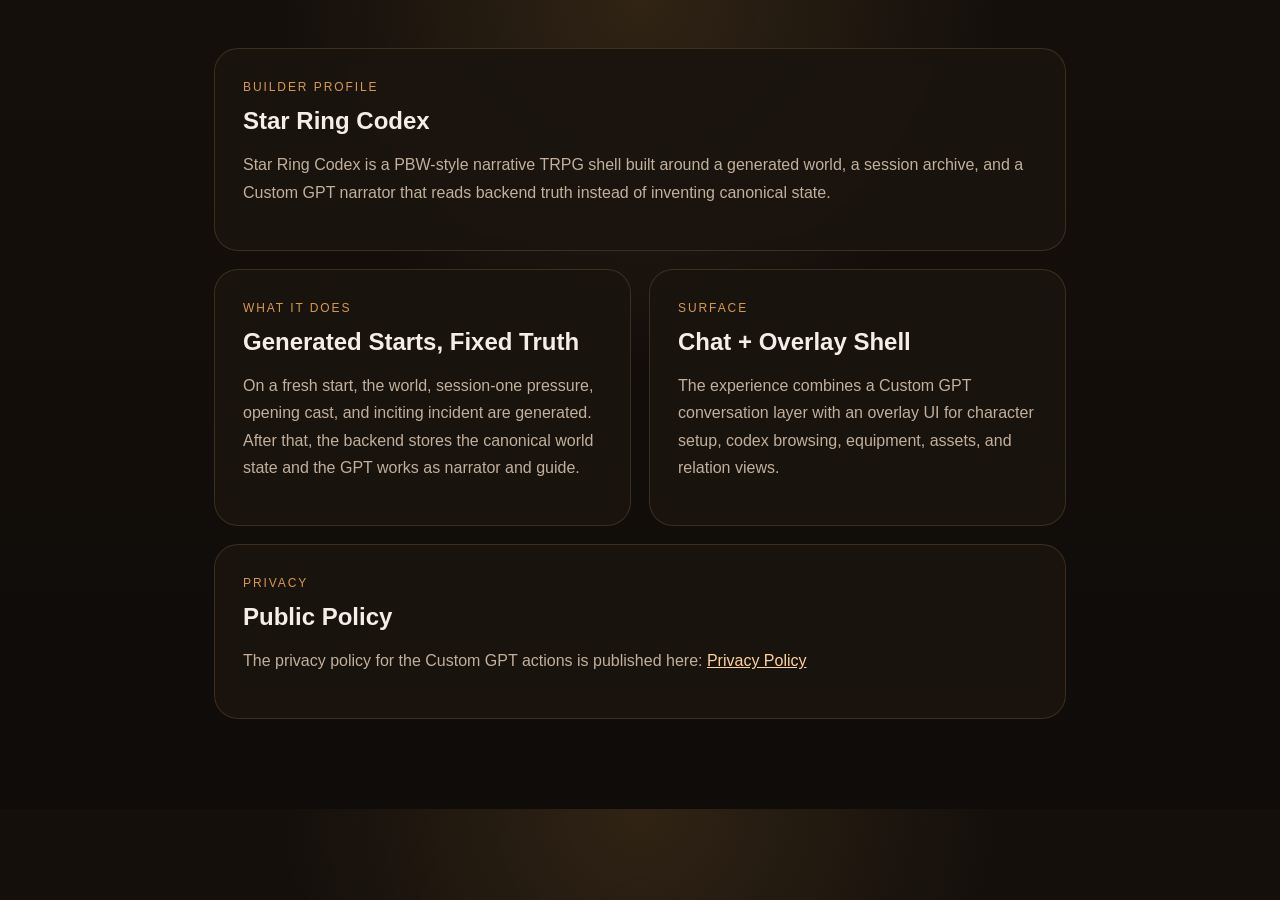
<file: star_ring_codex_trpg/read_only_ui/static/builder-profile.html>
<!doctype html>
<html lang="ja">
  <head>
    <meta charset="utf-8">
    <meta name="viewport" content="width=device-width, initial-scale=1">
    <title>Star Ring Codex | Builder Profile</title>
    <style>
      :root {
        color-scheme: dark;
        --bg: #100c09;
        --panel: #1b140f;
        --line: rgba(214, 172, 107, 0.18);
        --text: #f5eee6;
        --muted: #c1b09d;
        --accent: #d79a4d;
      }

      * {
        box-sizing: border-box;
      }

      body {
        margin: 0;
        font-family: "Segoe UI", "Hiragino Sans", "Yu Gothic UI", sans-serif;
        background:
          radial-gradient(circle at top, rgba(215, 154, 77, 0.15), transparent 35%),
          linear-gradient(180deg, #140f0b 0%, var(--bg) 100%);
        color: var(--text);
      }

      main {
        max-width: 900px;
        margin: 0 auto;
        padding: 48px 24px 72px;
      }

      .hero,
      .panel {
        background: rgba(27, 20, 15, 0.92);
        border: 1px solid var(--line);
        border-radius: 24px;
        padding: 28px;
        margin-bottom: 18px;
        backdrop-filter: blur(8px);
      }

      .eyebrow {
        margin: 0 0 10px;
        color: var(--accent);
        font-size: 12px;
        letter-spacing: 0.16em;
        text-transform: uppercase;
      }

      h1,
      h2 {
        margin: 0 0 14px;
      }

      p,
      li {
        color: var(--muted);
        line-height: 1.7;
      }

      ul {
        margin: 0;
        padding-left: 20px;
      }

      a {
        color: #ffd39e;
      }

      .grid {
        display: grid;
        gap: 18px;
        grid-template-columns: repeat(auto-fit, minmax(260px, 1fr));
      }
    </style>
  </head>
  <body>
    <main>
      <section class="hero">
        <p class="eyebrow">Builder Profile</p>
        <h1>Star Ring Codex</h1>
        <p>
          Star Ring Codex is a PBW-style narrative TRPG shell built around a generated world,
          a session archive, and a Custom GPT narrator that reads backend truth instead of inventing canonical state.
        </p>
      </section>

      <div class="grid">
        <section class="panel">
          <p class="eyebrow">What It Does</p>
          <h2>Generated Starts, Fixed Truth</h2>
          <p>
            On a fresh start, the world, session-one pressure, opening cast, and inciting incident are generated.
            After that, the backend stores the canonical world state and the GPT works as narrator and guide.
          </p>
        </section>

        <section class="panel">
          <p class="eyebrow">Surface</p>
          <h2>Chat + Overlay Shell</h2>
          <p>
            The experience combines a Custom GPT conversation layer with an overlay UI for character setup,
            codex browsing, equipment, assets, and relation views.
          </p>
        </section>
      </div>

      <section class="panel">
        <p class="eyebrow">Privacy</p>
        <h2>Public Policy</h2>
        <p>
          The privacy policy for the Custom GPT actions is published here:
          <a href="/privacy.html">Privacy Policy</a>
        </p>
      </section>
    </main>
  </body>
  </html>
</file>
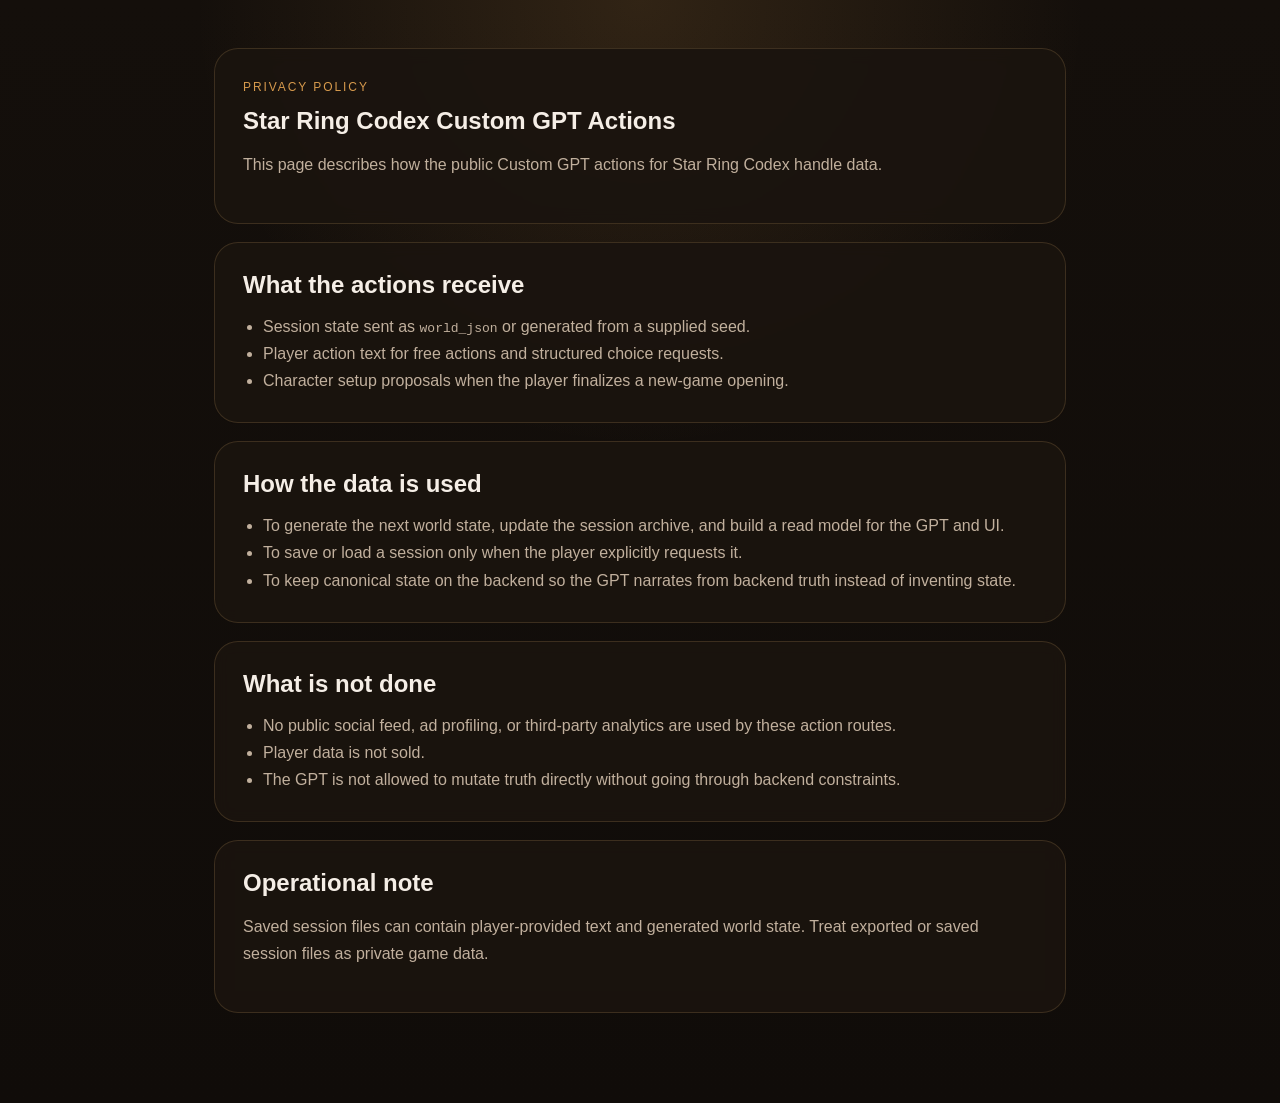
<file: star_ring_codex_trpg/read_only_ui/static/privacy.html>
<!doctype html>
<html lang="ja">
  <head>
    <meta charset="utf-8">
    <meta name="viewport" content="width=device-width, initial-scale=1">
    <title>Star Ring Codex | Privacy Policy</title>
    <style>
      :root {
        color-scheme: dark;
        --bg: #100c09;
        --panel: #1b140f;
        --line: rgba(214, 172, 107, 0.18);
        --text: #f5eee6;
        --muted: #c1b09d;
        --accent: #d79a4d;
      }

      * {
        box-sizing: border-box;
      }

      body {
        margin: 0;
        font-family: "Segoe UI", "Hiragino Sans", "Yu Gothic UI", sans-serif;
        background:
          radial-gradient(circle at top, rgba(215, 154, 77, 0.15), transparent 35%),
          linear-gradient(180deg, #140f0b 0%, var(--bg) 100%);
        color: var(--text);
      }

      main {
        max-width: 900px;
        margin: 0 auto;
        padding: 48px 24px 72px;
      }

      section {
        background: rgba(27, 20, 15, 0.92);
        border: 1px solid var(--line);
        border-radius: 24px;
        padding: 28px;
        margin-bottom: 18px;
        backdrop-filter: blur(8px);
      }

      .eyebrow {
        margin: 0 0 10px;
        color: var(--accent);
        font-size: 12px;
        letter-spacing: 0.16em;
        text-transform: uppercase;
      }

      h1,
      h2 {
        margin: 0 0 14px;
      }

      p,
      li {
        color: var(--muted);
        line-height: 1.7;
      }

      ul {
        margin: 0;
        padding-left: 20px;
      }

      a {
        color: #ffd39e;
      }
    </style>
  </head>
  <body>
    <main>
      <section>
        <p class="eyebrow">Privacy Policy</p>
        <h1>Star Ring Codex Custom GPT Actions</h1>
        <p>
          This page describes how the public Custom GPT actions for Star Ring Codex handle data.
        </p>
      </section>

      <section>
        <h2>What the actions receive</h2>
        <ul>
          <li>Session state sent as <code>world_json</code> or generated from a supplied seed.</li>
          <li>Player action text for free actions and structured choice requests.</li>
          <li>Character setup proposals when the player finalizes a new-game opening.</li>
        </ul>
      </section>

      <section>
        <h2>How the data is used</h2>
        <ul>
          <li>To generate the next world state, update the session archive, and build a read model for the GPT and UI.</li>
          <li>To save or load a session only when the player explicitly requests it.</li>
          <li>To keep canonical state on the backend so the GPT narrates from backend truth instead of inventing state.</li>
        </ul>
      </section>

      <section>
        <h2>What is not done</h2>
        <ul>
          <li>No public social feed, ad profiling, or third-party analytics are used by these action routes.</li>
          <li>Player data is not sold.</li>
          <li>The GPT is not allowed to mutate truth directly without going through backend constraints.</li>
        </ul>
      </section>

      <section>
        <h2>Operational note</h2>
        <p>
          Saved session files can contain player-provided text and generated world state. Treat exported or saved session
          files as private game data.
        </p>
      </section>
    </main>
  </body>
  </html>
</file>
<file: chrome_extension/hub/hub.css>
* {
  box-sizing: border-box;
}

html,
body {
  margin: 0;
  min-height: 100%;
  background:
    radial-gradient(circle at top left, rgba(233, 184, 116, 0.08), transparent 32%),
    radial-gradient(circle at right, rgba(132, 87, 55, 0.18), transparent 30%),
    linear-gradient(180deg, rgba(17, 13, 10, 0.98), rgba(10, 8, 7, 1));
  color: #f7f1e7;
  font-family: "Segoe UI Variable", "Yu Gothic UI", "Hiragino Sans", sans-serif;
}

body {
  padding: 18px;
}

.hub-shell {
  display: grid;
  gap: 16px;
}

.hub-header,
.hub-card,
.hub-tabs {
  border: 1px solid rgba(223, 187, 130, 0.14);
  background: rgba(20, 15, 12, 0.78);
  box-shadow: inset 0 1px 0 rgba(255, 255, 255, 0.03);
  border-radius: 22px;
}

.hub-header {
  display: grid;
  grid-template-columns: 1fr auto;
  gap: 12px;
  padding: 18px 20px;
  align-items: center;
}

.hub-header h1,
.hub-card h3,
.hub-card h4 {
  margin: 0;
}

.hub-eyebrow {
  margin: 0 0 4px;
  color: #dcb47e;
  font-size: 11px;
  letter-spacing: 0.16em;
  text-transform: uppercase;
}

.hub-muted,
.hub-empty {
  color: #cdbba6;
}

.hub-actions,
.hub-tabs,
.hub-tags,
.hub-meta {
  display: flex;
  flex-wrap: wrap;
  gap: 8px;
}

.hub-actions button,
.hub-tabs button {
  border: 1px solid rgba(223, 187, 130, 0.18);
  border-radius: 999px;
  padding: 10px 14px;
  background: linear-gradient(135deg, rgba(93, 48, 20, 0.92), rgba(140, 77, 39, 0.95));
  color: #fff0db;
  cursor: pointer;
}

.hub-tabs {
  padding: 10px;
}

.hub-tabs button.is-active {
  background: linear-gradient(135deg, rgba(120, 74, 35, 0.95), rgba(167, 103, 48, 0.96));
}

.hub-grid {
  display: grid;
  grid-template-columns: repeat(2, minmax(0, 1fr));
  gap: 14px;
}

.hub-grid--wide {
  grid-template-columns: 1.15fr 1fr;
}

.hub-card {
  padding: 16px;
}

.hub-featured {
  display: grid;
  grid-template-columns: 112px minmax(0, 1fr);
  gap: 16px;
  align-items: center;
}

.hub-item-list,
.hub-group-list,
.hub-branch-list,
.hub-codex-list {
  display: grid;
  gap: 10px;
  margin-top: 12px;
}

.hub-item,
.hub-group,
.hub-branch-list article,
.hub-codex-list article {
  display: grid;
  grid-template-columns: 72px minmax(0, 1fr);
  gap: 12px;
  border: 1px solid rgba(223, 187, 130, 0.1);
  border-radius: 18px;
  padding: 12px;
  background: rgba(248, 237, 224, 0.03);
}

.hub-group {
  grid-template-columns: 1fr;
}

.hub-icon {
  width: 72px;
  height: 72px;
  border-radius: 16px;
  overflow: hidden;
  display: grid;
  place-items: center;
  border: 1px solid rgba(223, 187, 130, 0.18);
  background:
    radial-gradient(circle at 35% 30%, rgba(234, 183, 112, 0.18), transparent 40%),
    linear-gradient(180deg, rgba(55, 36, 22, 0.88), rgba(21, 15, 11, 0.92));
  color: #f8e7cd;
  font-weight: 700;
}

.hub-icon--featured {
  width: 112px;
  height: 112px;
  border-radius: 20px;
}

.hub-icon img {
  display: block;
  width: 100%;
  height: 100%;
  object-fit: contain;
}

.hub-card p {
  line-height: 1.7;
}

.hub-card p:last-child {
  margin-bottom: 0;
}

.hub-meta span,
.hub-tags span {
  padding: 5px 9px;
  border-radius: 999px;
  border: 1px solid rgba(223, 187, 130, 0.12);
  background: rgba(248, 237, 224, 0.04);
  color: #dcc5aa;
  font-size: 11px;
  letter-spacing: 0.06em;
  text-transform: uppercase;
}

.hub-stat-grid {
  display: grid;
  grid-template-columns: repeat(4, minmax(0, 1fr));
  gap: 10px;
  margin-top: 12px;
}

.hub-stat-grid div {
  border: 1px solid rgba(223, 187, 130, 0.1);
  border-radius: 16px;
  padding: 10px 12px;
  background: rgba(248, 237, 224, 0.03);
}

.hub-stat-grid span {
  display: block;
  margin-bottom: 4px;
  color: #b9a694;
  font-size: 12px;
}

.hub-inline-list {
  display: grid;
  gap: 8px;
}

@media (max-width: 1100px) {
  .hub-header,
  .hub-grid,
  .hub-grid--wide,
  .hub-featured,
  .hub-stat-grid {
    grid-template-columns: 1fr;
  }
}
</file>
<file: chrome_extension/sidepanel/sidepanel.css>
:root {
  color-scheme: dark;
  --bg: #120f0c;
  --panel: #1b1512;
  --panel-soft: #241c18;
  --line: rgba(222, 185, 132, 0.18);
  --text: #f6eee1;
  --muted: #cdbca5;
  --accent: #d4a66a;
  --button: linear-gradient(135deg, #6f4327, #9b6135);
}

* {
  box-sizing: border-box;
}

body {
  margin: 0;
  min-height: 100vh;
  background:
    radial-gradient(circle at top left, rgba(212, 166, 106, 0.12), transparent 32%),
    linear-gradient(180deg, #0d0b0a, var(--bg));
  color: var(--text);
  font-family: "Segoe UI Variable", "Yu Gothic UI", "Hiragino Sans", sans-serif;
}

.panel-shell {
  display: grid;
  gap: 14px;
  padding: 18px;
}

.panel-header,
.card {
  border: 1px solid var(--line);
  border-radius: 22px;
  background: rgba(27, 21, 18, 0.92);
  padding: 16px;
}

.eyebrow,
.card-eyebrow {
  margin: 0;
  color: var(--accent);
  font-size: 11px;
  letter-spacing: 0.16em;
  text-transform: uppercase;
}

.panel-header h1,
.card h2 {
  margin: 4px 0 0;
}

.lede,
.status-text {
  margin: 10px 0 0;
  color: var(--muted);
  line-height: 1.7;
}

.status-detail {
  margin-top: 12px;
  display: grid;
  gap: 8px;
}

.status-detail__row {
  border: 1px solid var(--line);
  border-radius: 14px;
  padding: 10px 12px;
  background: var(--panel-soft);
  color: var(--muted);
  line-height: 1.6;
  word-break: break-word;
}

label {
  display: grid;
  gap: 6px;
  margin-top: 12px;
}

label span {
  color: var(--muted);
  font-size: 13px;
}

input,
textarea,
button {
  font: inherit;
}

input,
textarea {
  width: 100%;
  border: 1px solid var(--line);
  border-radius: 14px;
  padding: 10px 12px;
  background: var(--panel-soft);
  color: var(--text);
}

textarea {
  resize: vertical;
}

.action-row {
  display: flex;
  flex-wrap: wrap;
  gap: 8px;
  margin-top: 14px;
}

button {
  border: 1px solid var(--line);
  border-radius: 999px;
  padding: 10px 14px;
  background: var(--button);
  color: #fff3dd;
  cursor: pointer;
}

.flat-list {
  margin: 12px 0 0;
  padding-left: 18px;
  color: var(--muted);
}

.flat-list li + li {
  margin-top: 8px;
}
</file>
